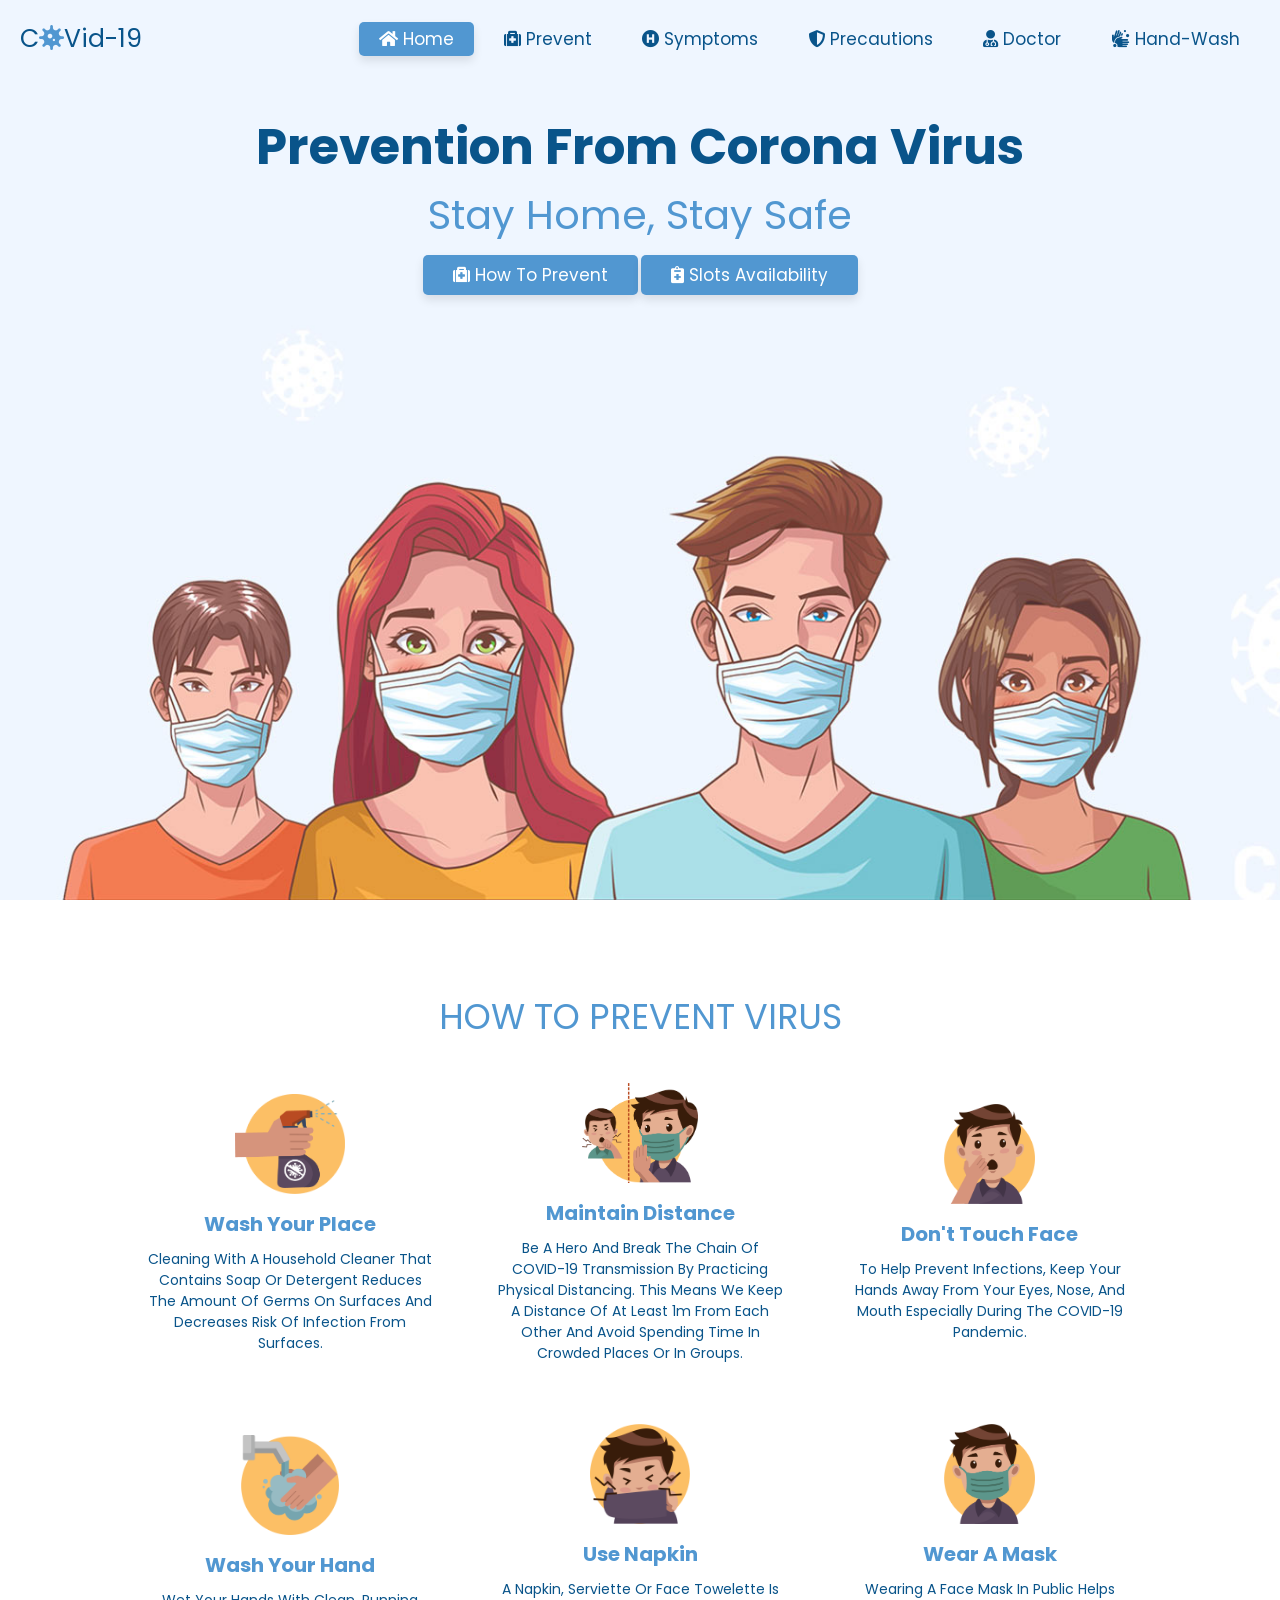
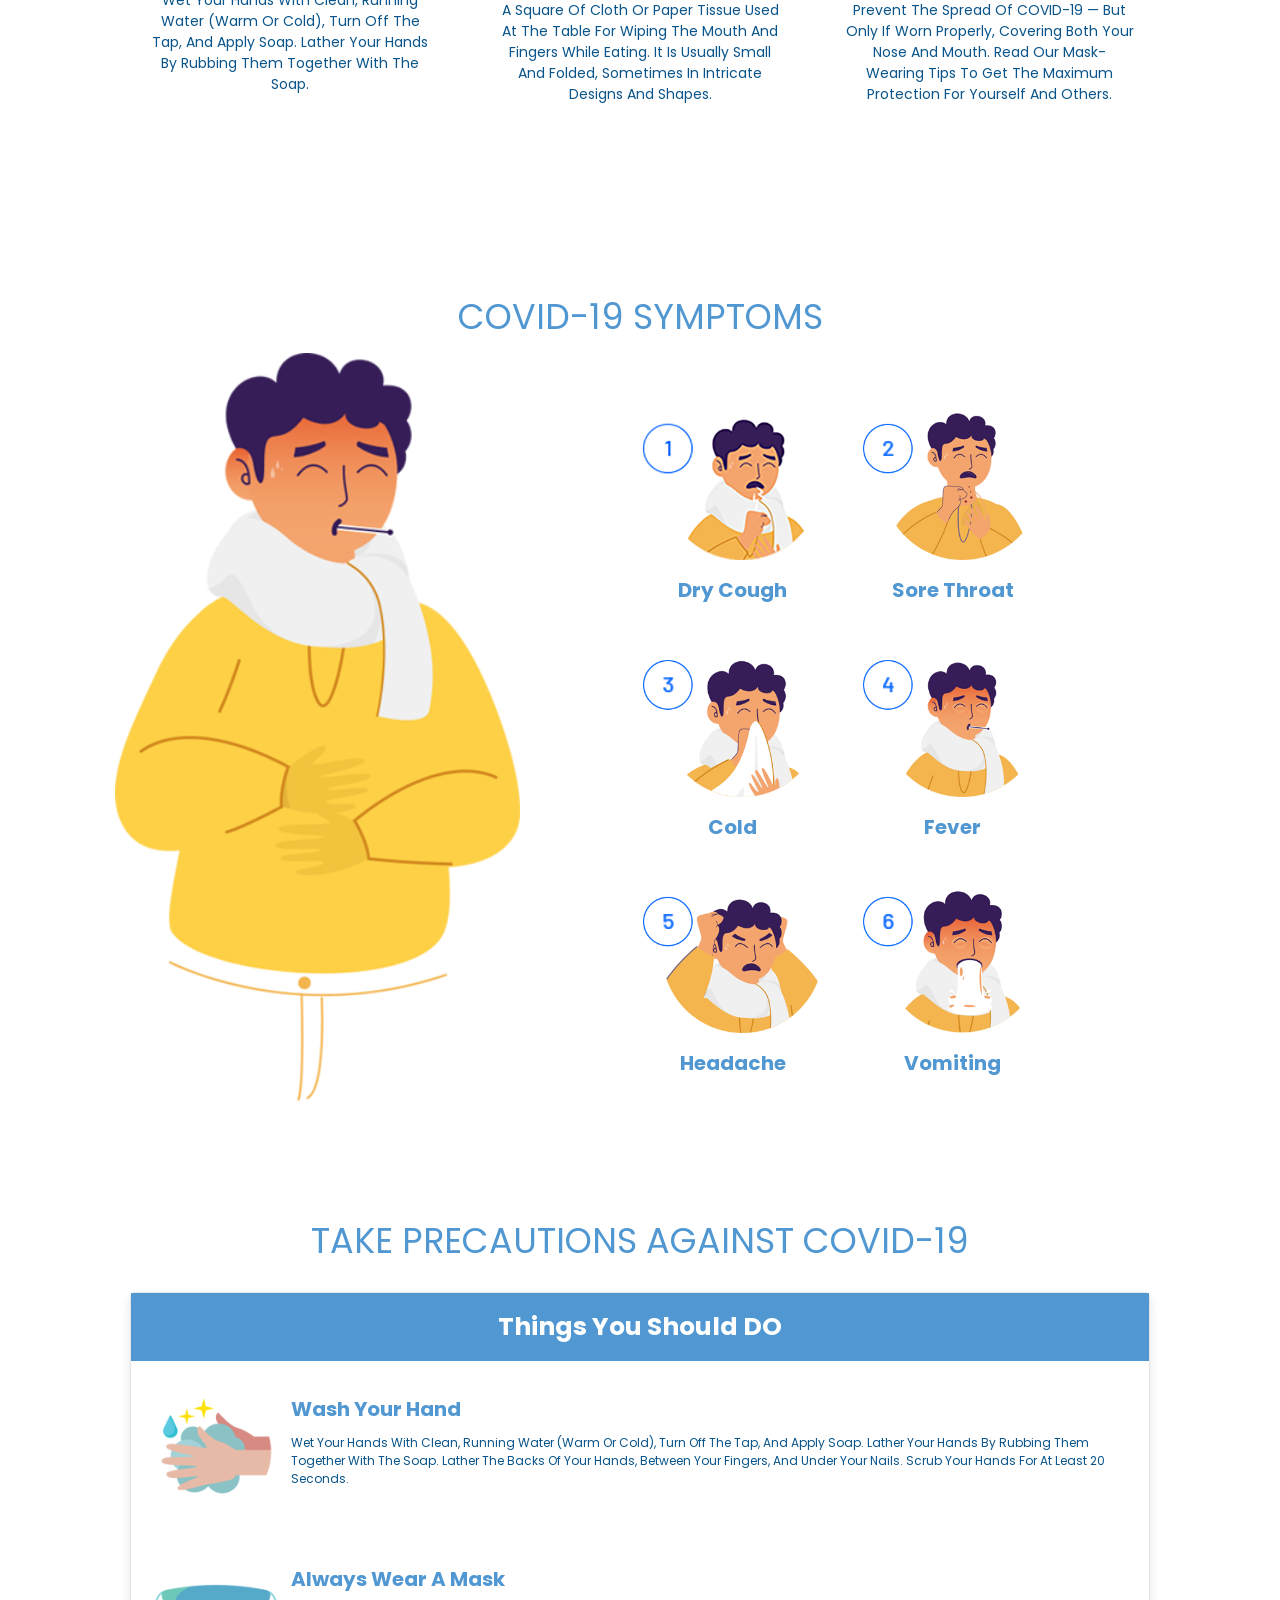
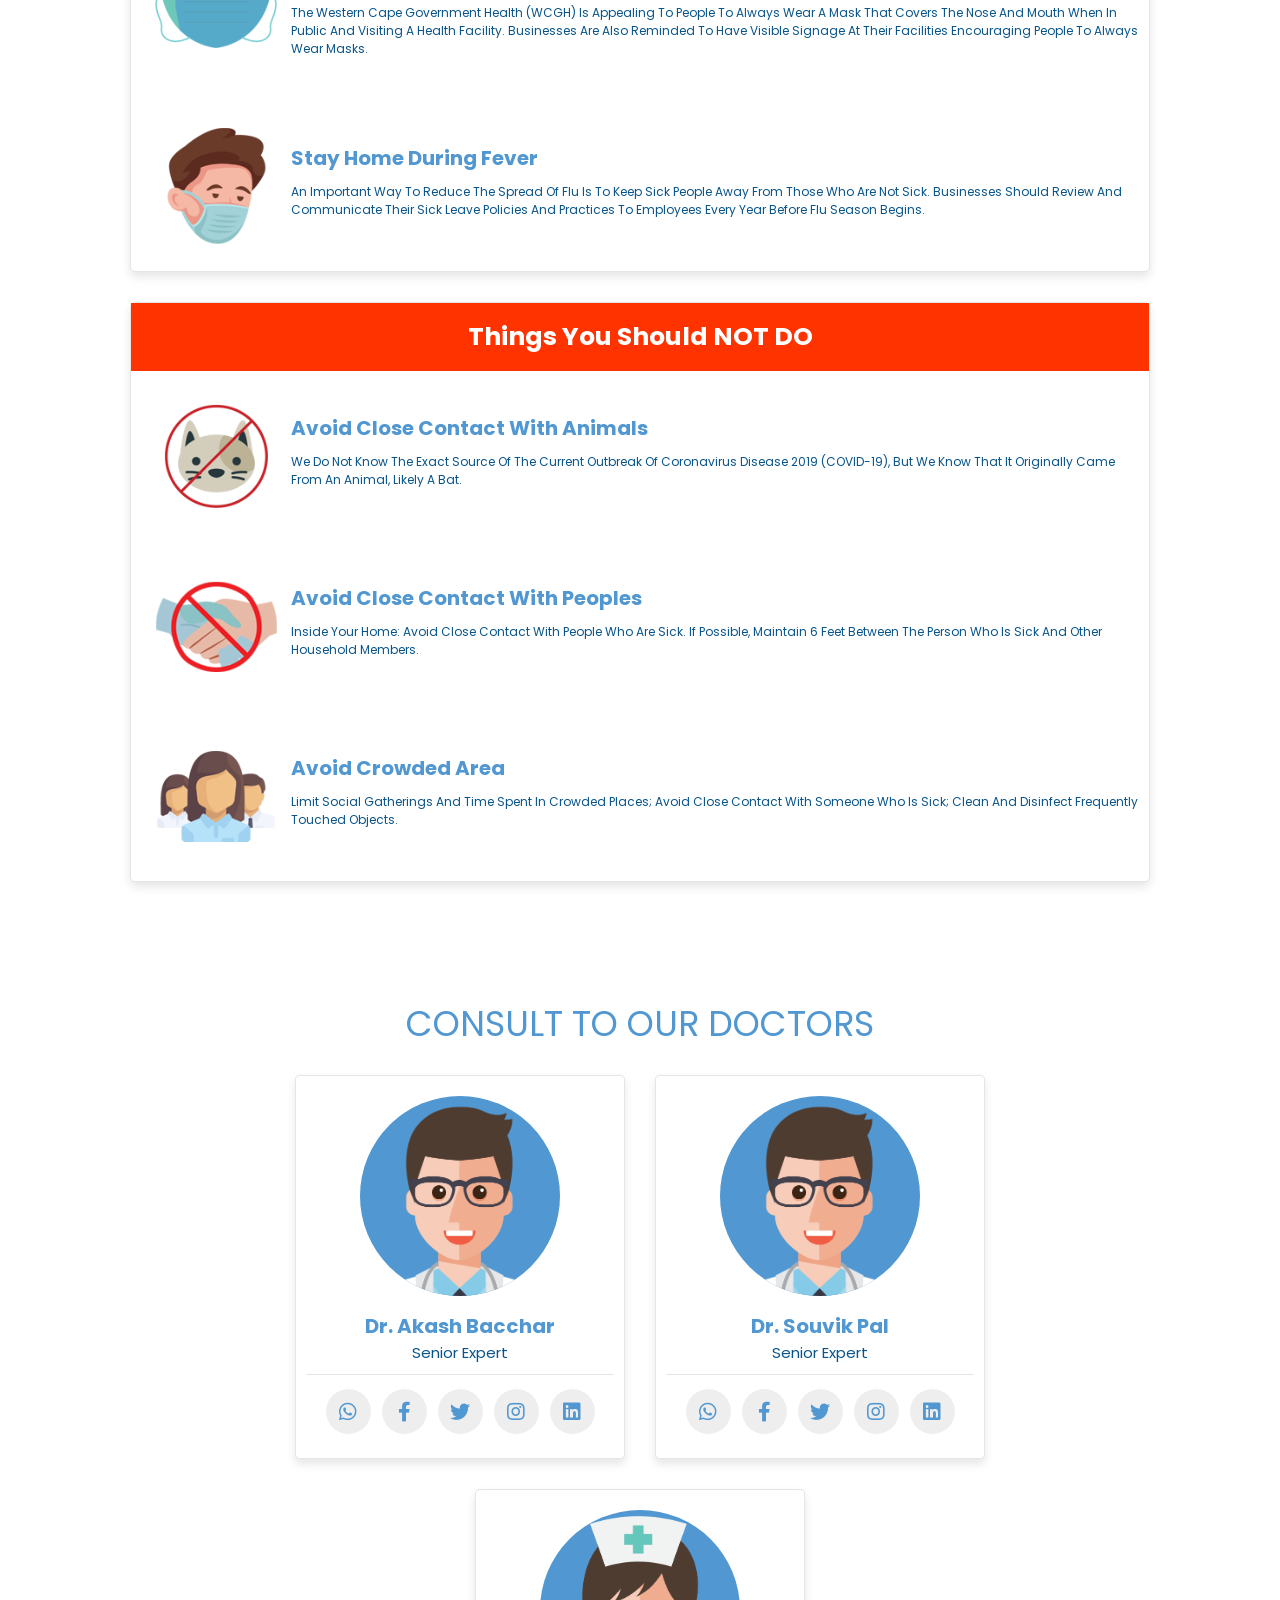
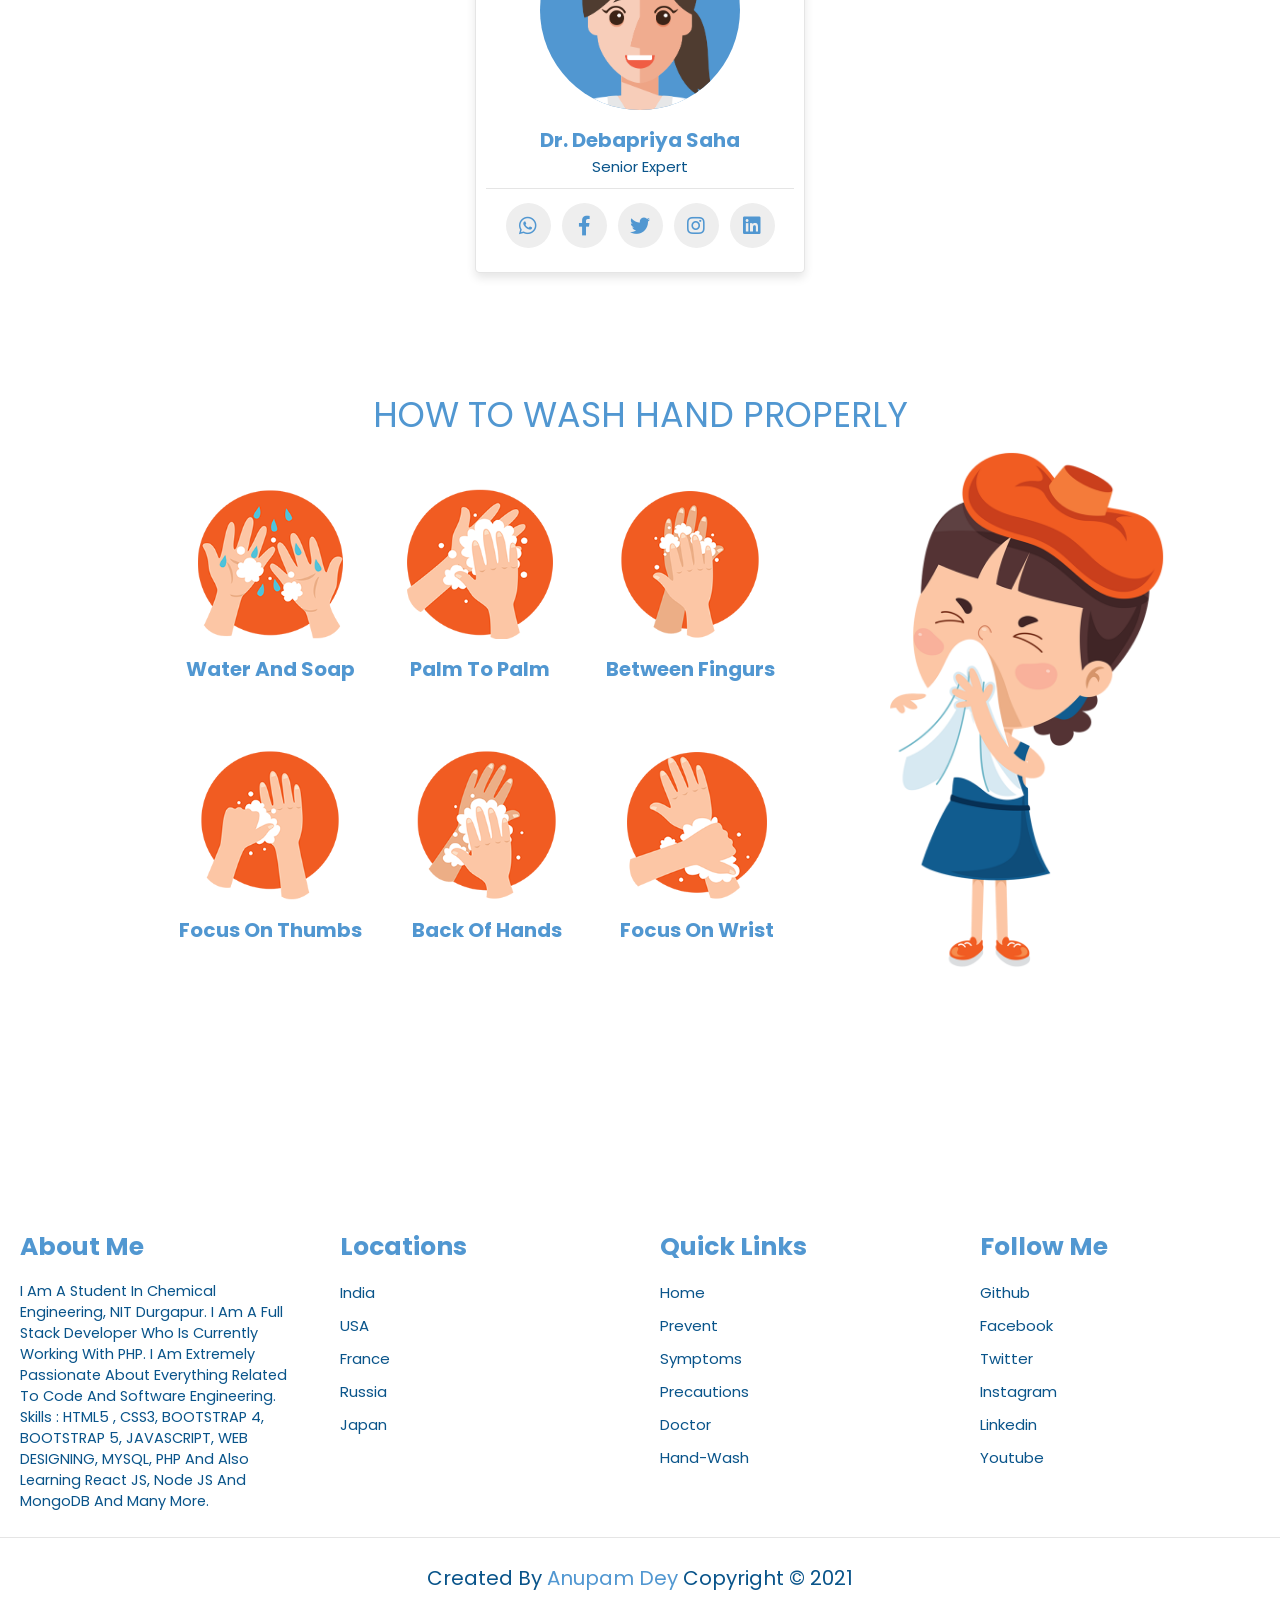
<file: Covid-19 Prevention/index.html>
<!DOCTYPE html>
<html lang="en">

<head>
    <meta charset="UTF-8">
    <meta name="viewport" content="width=device-width, initial-scale=1.0">
    <meta name="description" content="Create Awareness and Prevention">
    <meta name="keywords" content="HTML, CSS, JavaScript, AJAX">
    <meta name="author" content="Anupam Dey">  
    <title>PreCoWin || Covid-19 Prevention</title>
    <link rel="shortcut icon" href="favicon.ico" type="image/x-icon">
    <!-- font awesome cdn link  -->
    <link rel="stylesheet" href="https://cdnjs.cloudflare.com/ajax/libs/font-awesome/5.15.3/css/all.min.css">

    <!-- custom css file link  -->
    <link rel="stylesheet" href="style.css">

</head>

<body>

<!-- loader section start-->

<div class="loader-wrapper">
    <span class="loader"><span class="loader-inner"></span></span>
</div>

<!-- loader section end-->

    <!-- header section starts  -->

    <header>

        <a href="#" class="logo">c<span class="fas fa-virus"></span>vid-19</a>

        <div id="menu" class="fas fa-bars"></div>

        <nav class="navbar">
            <a class="active" href="#home"><i class="fas fa-home"></i> home</a>
            <a href="#prevent"><i class="fas fa-medkit"></i> prevent</a>
            <a href="#symptoms"><i class="fas fa-hospital-symbol"></i> symptoms</a>
            <a href="#precautions"><i class="fas fa-shield-alt"></i> precautions</a>
            <a href="#doctor"><i class="fas fa-user-md"></i> doctor</a>
            <a href="#hand-wash"><i class="fas fa-hands-wash"></i> hand-wash</a>
        </nav>

    </header>

    <!-- header section ends -->

    <!-- home section starts  -->


    <section class="home" id="home">

        <div class="content">
            <h1>Prevention from Corona Virus</h1>
            <h3>stay home, stay safe</h3>
            <a href="https://mygov.in/covid-19" class="btn" target="_blank"><i class="fas fa-medkit"></i> How to Prevent</a>
            <a href="Vaccine/index.html" class="btn"><i class="fas fa-notes-medical"></i> Slots Availability</a>
        </div>

    </section>

    <!-- home section ends -->

    <!-- prevent section starts  -->

    <section class="prevent" id="prevent">

        <h1 class="heading"> how to prevent virus </h1>

        <div class="box-container">

            <div class="box">
                <img src="images/pre-1.png" alt="">
                <h3>wash your place</h3>
                <p>Cleaning with a household cleaner that contains soap or detergent reduces the amount of germs on
                    surfaces and decreases risk of infection from surfaces.</p>
            </div>

            <div class="box">
                <img src="images/pre-2.png" alt="">
                <h3>maintain distance</h3>
                <p>Be a hero and break the chain of COVID-19 transmission by practicing physical distancing.
                    This means we keep a distance of at least 1m from each other and avoid spending time in crowded
                    places or in groups.</p>
            </div>

            <div class="box">
                <img src="images/pre-3.png" alt="">
                <h3>don't touch face</h3>
                <p>To help prevent infections, keep your hands away from your eyes, nose, and mouth especially during
                    the COVID-19 pandemic.</p>
            </div>

            <div class="box">
                <img src="images/pre-4.png" alt="">
                <h3>wash your hand</h3>
                <p>Wet your hands with clean, running water (warm or cold), turn off the tap, and apply soap. Lather
                    your hands by rubbing them together with the soap.</p>
            </div>

            <div class="box">
                <img src="images/pre-5.png" alt="">
                <h3>use napkin</h3>
                <p>A napkin, serviette or face towelette is a square of cloth or paper tissue used at the table for
                    wiping the mouth and fingers while eating. It is usually small and folded, sometimes in intricate
                    designs and shapes.</p>
            </div>

            <div class="box">
                <img src="images/pre-6.png" alt="">
                <h3>wear a mask</h3>
                <p>Wearing a face mask in public helps prevent the spread of COVID-19 — but only if worn properly,
                    covering both your nose and mouth. Read our mask-wearing tips to get the maximum protection for
                    yourself and others.</p>
            </div>

        </div>

    </section>

    <!-- prevent section ends -->

    <!-- symptoms section starts  -->

    <section class="symptoms" id="symptoms">

        <h1 class="heading">covid-19 symptoms</h1>

        <div class="column">

            <div class="main-image">
                <img src="images/main-symp-img.png" alt="">
            </div>

            <div class="box-container">

                <div class="box">
                    <img src="images/symp-a.png" alt="">
                    <h3>dry cough</h3>
                </div>

                <div class="box">
                    <img src="images/symp-b.png" alt="">
                    <h3>sore throat</h3>
                </div>

                <div class="box">
                    <img src="images/symp-c.png" alt="">
                    <h3>cold</h3>
                </div>

                <div class="box">
                    <img src="images/symp-d.png" alt="">
                    <h3>fever</h3>
                </div>

                <div class="box">
                    <img src="images/symp-e.png" alt="">
                    <h3>headache</h3>
                </div>

                <div class="box">
                    <img src="images/symp-f.png" alt="">
                    <h3>vomiting</h3>
                </div>

            </div>

        </div>

    </section>

    <!-- symptoms section ends -->

    <!-- precautions section starts  -->

    <section class="precautions" id="precautions">

        <h1 class="heading">take precautions against covid-19</h1>

        <div class="column">

            <div class="box-container">

                <h3 class="title">things you should DO</h3>

                <div class="box">
                    <img src="images/do-img1.png" alt="">
                    <div class="info">
                        <h3>wash your hand</h3>
                        <p>Wet your hands with clean, running water (warm or cold), turn off the tap, and apply soap.
                            Lather your hands by rubbing them together with the soap. Lather the backs of your hands,
                            between your fingers, and under your nails. Scrub your hands for at least 20 seconds.</p>
                    </div>
                </div>

                <div class="box">
                    <img src="images/do-img2.png" alt="">
                    <div class="info">
                        <h3>always wear a mask</h3>
                        <p>The Western Cape Government Health (WCGH) is appealing to people to always wear a mask that
                            covers the nose and mouth when in public and visiting a health facility. Businesses are also
                            reminded to have visible signage at their facilities encouraging people to always wear
                            masks. </p>
                    </div>
                </div>

                <div class="box">
                    <img src="images/do-img3.png" alt="">
                    <div class="info">
                        <h3>stay home during fever</h3>
                        <p>An important way to reduce the spread of flu is to keep sick people away from those who are
                            not sick. Businesses should review and communicate their sick leave policies and practices
                            to employees every year before flu season begins.</p>
                    </div>
                </div>

            </div>

            <div class="box-container">

                <h3 class="title">things you should NOT DO</h3>

                <div class="box">
                    <img src="images/dont-img1.png" alt="">
                    <div class="info">
                        <h3>avoid close contact with animals</h3>
                        <p>We do not know the exact source of the current outbreak of coronavirus disease 2019
                            (COVID-19), but we know that it originally came from an animal, likely a bat.</p>
                    </div>
                </div>

                <div class="box">
                    <img src="images/dont-img2.png" alt="">
                    <div class="info">
                        <h3>avoid close contact with peoples</h3>
                        <p>Inside your home: Avoid close contact with people who are sick. If possible, maintain 6 feet
                            between the person who is sick and other household members.</p>
                    </div>
                </div>

                <div class="box">
                    <img src="images/dont-img3.png" alt="">
                    <div class="info">
                        <h3>avoid crowded area</h3>
                        <p>Limit social gatherings and time spent in crowded places; Avoid close contact with someone
                            who is sick; Clean and disinfect frequently touched objects. </p>
                    </div>
                </div>

            </div>

        </div>

    </section>

    <!-- precautions section ends -->

    <!-- doctor section start  -->

    <section class="doctor" id="doctor">

        <h1 class="heading">consult to our doctors</h1>

        <div class="box-container">

            <div class="box">
                <img src="images/doc1.png" alt="">
                <h3>Dr. Akash Bacchar</h3>
                <span>Senior Expert</span>
                <div class="share">
                    <a href="#" class="fab fa-whatsapp"></a>
                    <a href="#" class="fab fa-facebook-f"></a>
                    <a href="#" class="fab fa-twitter"></a>
                    <a href="#" class="fab fa-instagram"></a>
                    <a href="#" class="fab fa-linkedin"></a>
                </div>
            </div>

            <div class="box">
                <img src="images/doc1.png" alt="">
                <h3>Dr. Souvik Pal</h3>
                <span>Senior Expert</span>
                <div class="share">
                    <a href="#" class="fab fa-whatsapp"></a>
                    <a href="#" class="fab fa-facebook-f"></a>
                    <a href="#" class="fab fa-twitter"></a>
                    <a href="#" class="fab fa-instagram"></a>
                    <a href="#" class="fab fa-linkedin"></a>
                </div>
            </div>

            <div class="box">
                <img src="images/doc2.png" alt="">
                <h3>Dr. Debapriya Saha</h3>
                <span>Senior Expert</span>
                <div class="share">
                    <a href="#" class="fab fa-whatsapp"></a>
                    <a href="#" class="fab fa-facebook-f"></a>
                    <a href="#" class="fab fa-twitter"></a>
                    <a href="#" class="fab fa-instagram"></a>
                    <a href="#" class="fab fa-linkedin"></a>
                </div>
            </div>

        </div>

    </section>

    <!-- doctor section ends -->

    <!-- hand-wash section starts  -->

    <section class="hand-wash" id="hand-wash">

        <h1 class="heading">how to wash hand properly</h1>

        <div class="column">

            <div class="box-container">

                <div class="box">
                    <img src="images/wash-a.png" alt="">
                    <h3>water and soap</h3>
                </div>

                <div class="box">
                    <img src="images/wash-b.png" alt="">
                    <h3>palm to palm</h3>
                </div>

                <div class="box">
                    <img src="images/wash-c.png" alt="">
                    <h3>Between Fingurs</h3>
                </div>

                <div class="box">
                    <img src="images/wash-d.png" alt="">
                    <h3>Focus on Thumbs</h3>
                </div>

                <div class="box">
                    <img src="images/wash-e.png" alt="">
                    <h3>Back of Hands</h3>
                </div>

                <div class="box">
                    <img src="images/wash-f.png" alt="">
                    <h3>Focus on wrist</h3>
                </div>

            </div>

            <div class="main-image">
                <img src="images/main-wash-img.png" alt="">
            </div>

        </div>

    </section>

    <!-- hand-wash section ends -->

    <!-- footer section starts  -->

    <div class="footer">

        <div class="box-container">

            <div class="box">
                <h3>about me</h3>
                <p>I am a student in Chemical Engineering, NIT Durgapur. I am a Full Stack Developer who is currently
                    working with PHP. I am extremely passionate about everything related to Code and Software
                    Engineering. Skills : HTML5 , CSS3, BOOTSTRAP 4, BOOTSTRAP 5, JAVASCRIPT, WEB DESIGNING, MYSQL, PHP and also
                    learning React JS, Node JS and MongoDB and many more.</p>
            </div>

            <div class="box">
                <h3>locations</h3>
                <a href="https://en.wikipedia.org/wiki/India">india</a>
                <a href="https://en.wikipedia.org/wiki/United_States">USA</a>
                <a href="https://en.wikipedia.org/wiki/France">france</a>
                <a href="https://en.wikipedia.org/wiki/Russia">russia</a>
                <a href="https://en.wikipedia.org/wiki/Japan">japan</a>
            </div>

            <div class="box">
                <h3>quick links</h3>
                <a href="#home">home</a>
                <a href="#prevent">prevent</a>
                <a href="#symptoms">symptoms</a>
                <a href="#precautions">precautions</a>
                <a href="#doctor">doctor</a>
                <a href="#hand-wash">hand-wash</a>
            </div>

            <div class="box">
                <h3>follow me</h3>
                <a href="https://github.com/anupamdey2001" target="_blank">github</a>
                <a href="https://www.facebook.com/anupam.dey.142687/" target="_blank">facebook</a>
                <a href="https://twitter.com/AnupamD29688766" target="_blank">twitter</a>
                <a href="https://www.instagram.com/anupamdey1001/" target="_blank">instagram</a>
                <a href="https://www.linkedin.com/in/anupam-dey-248884202/" target="_blank">linkedin</a>
                <a href="https://www.youtube.com/channel/UCnPxEXyK-UUiX9uQXN6ey6Q" target="_blank">youtube</a>
            </div>

        </div>

        <h1 class="credit"> created by <a href="https://www.anupamdey.com/" target="_blank">Anupam Dey</a> copyright &copy; 2021 </h1>

    </div>

    <!-- footer section ends -->

    <!-- scroll top  -->

    <a href="#home" class="scroll-top">
        <img src="images/scroll-img.png" alt="">
    </a>



    <!-- jquery cdn link  -->
    <script src="https://cdnjs.cloudflare.com/ajax/libs/jquery/3.6.0/jquery.min.js"></script>

    <!-- custom js file link  -->
    <script src="script.js"></script>


</body>

</html>
</file>
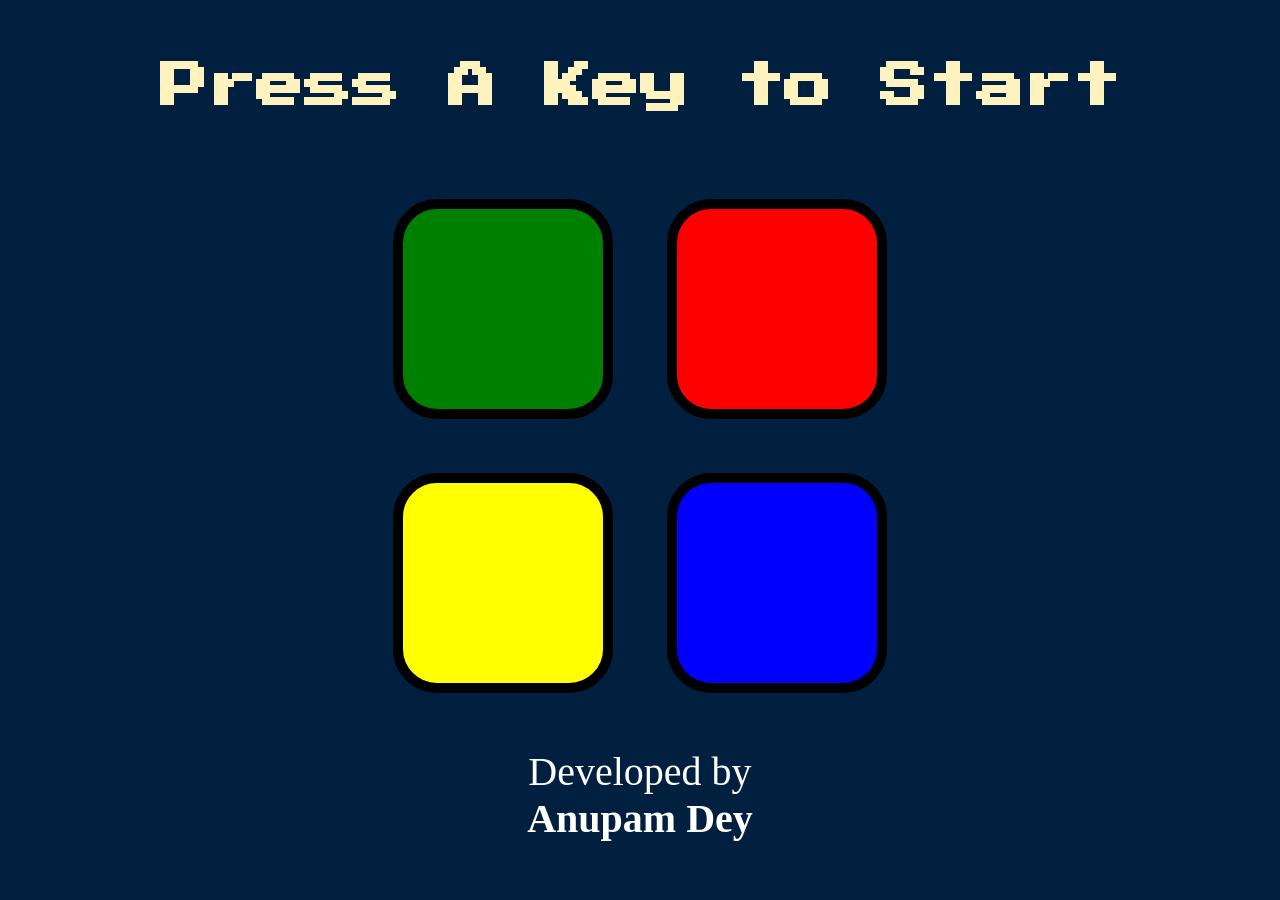
<file: Simon Game/index.html>
<!DOCTYPE html>
<html lang="en" dir="ltr">

<head>
  <meta charset="utf-8">
  <title>Simon</title>
  <link rel="stylesheet" href="styles.css">
  <link rel="shortcut icon" href="favicon.ico" type="image/x-icon">
  <link href="https://fonts.googleapis.com/css?family=Press+Start+2P" rel="stylesheet">
</head>

<body>
  <h1 id="level-title">Press A Key to Start</h1>
  <div class="container">
    <div class="row">

      <div type="button" id="green" class="btn green">

      </div>

      <div type="button" id="red" class="btn red">

      </div>
    </div>

    <div class="row">

      <div type="button" id="yellow" class="btn yellow">

      </div>
      <div type="button" id="blue" class="btn blue">

      </div>

    </div>

  </div>

  <footer>
    <center>
      Developed by <div><strong>Anupam Dey</strong></div>
    </center>
  </footer>


  <script src="https://ajax.googleapis.com/ajax/libs/jquery/3.6.0/jquery.min.js"></script>
  <script src="index.js"></script>
</body>

</html>
</file>
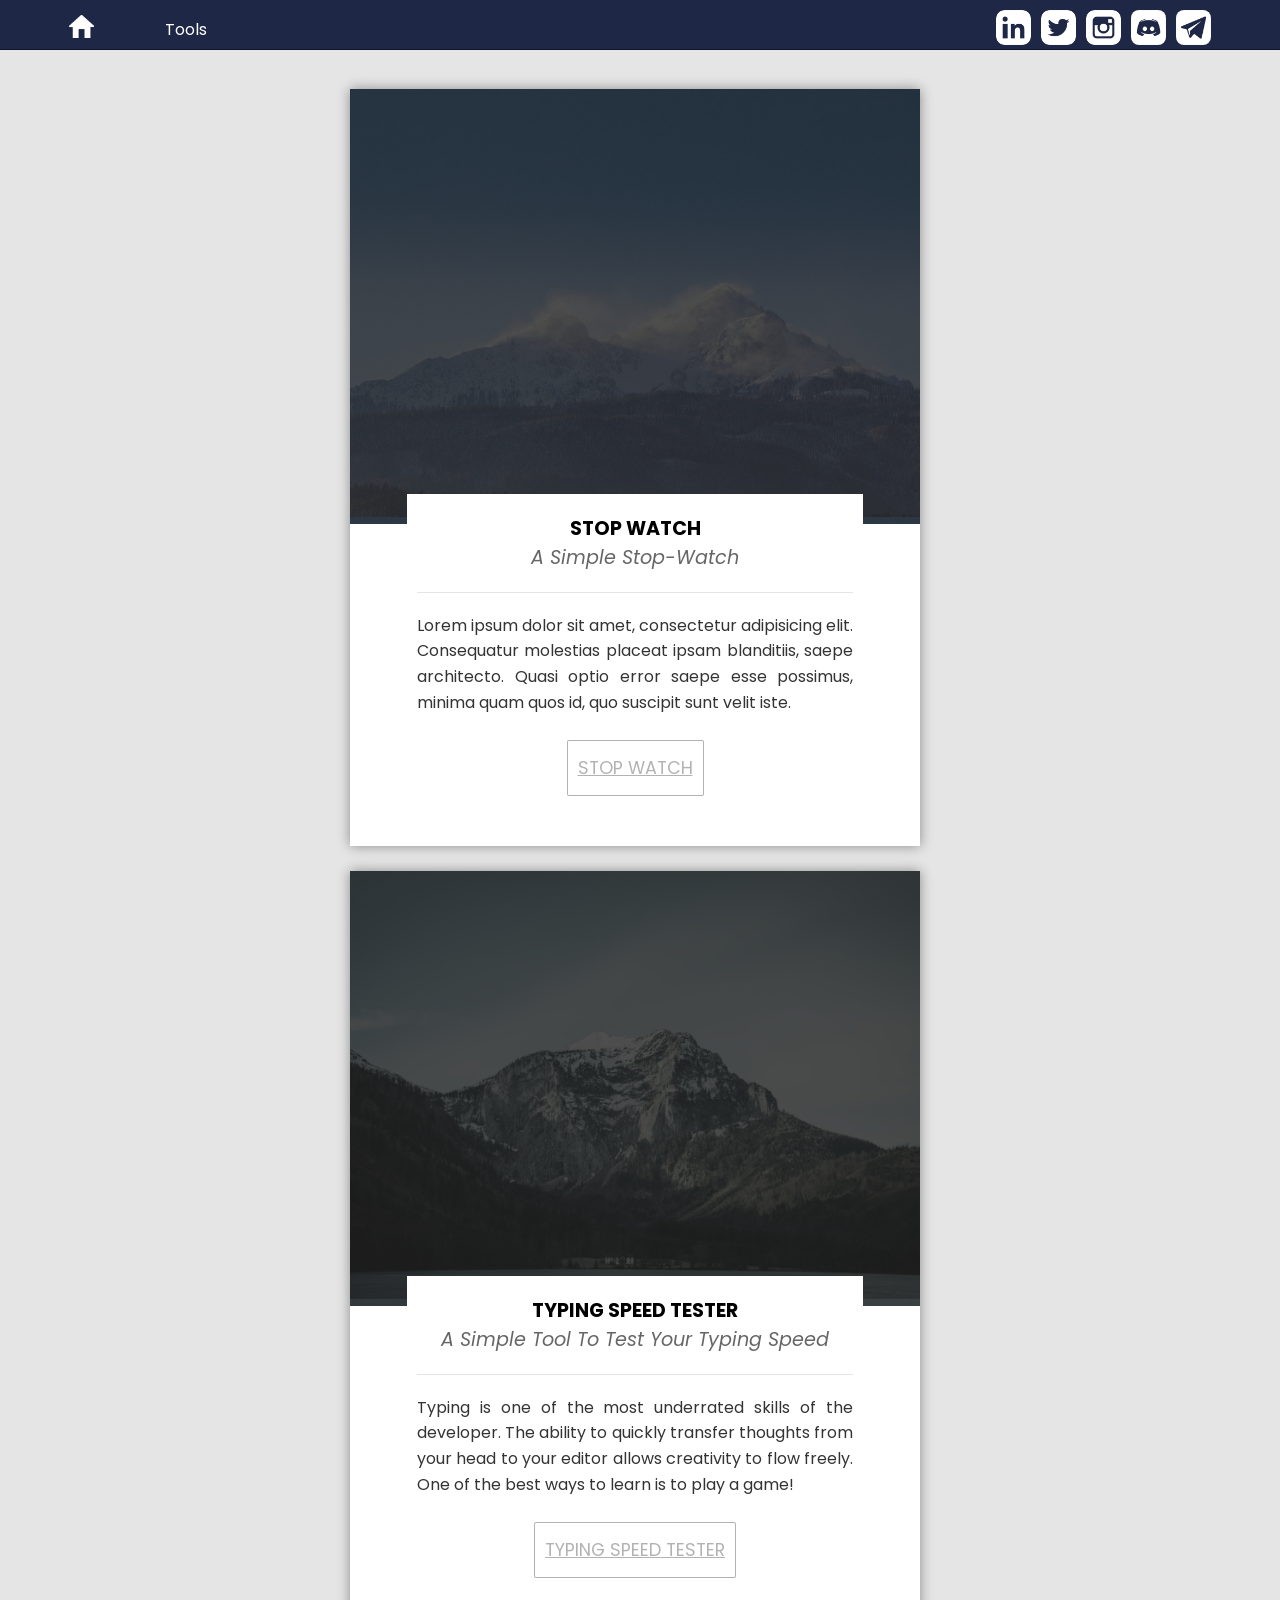
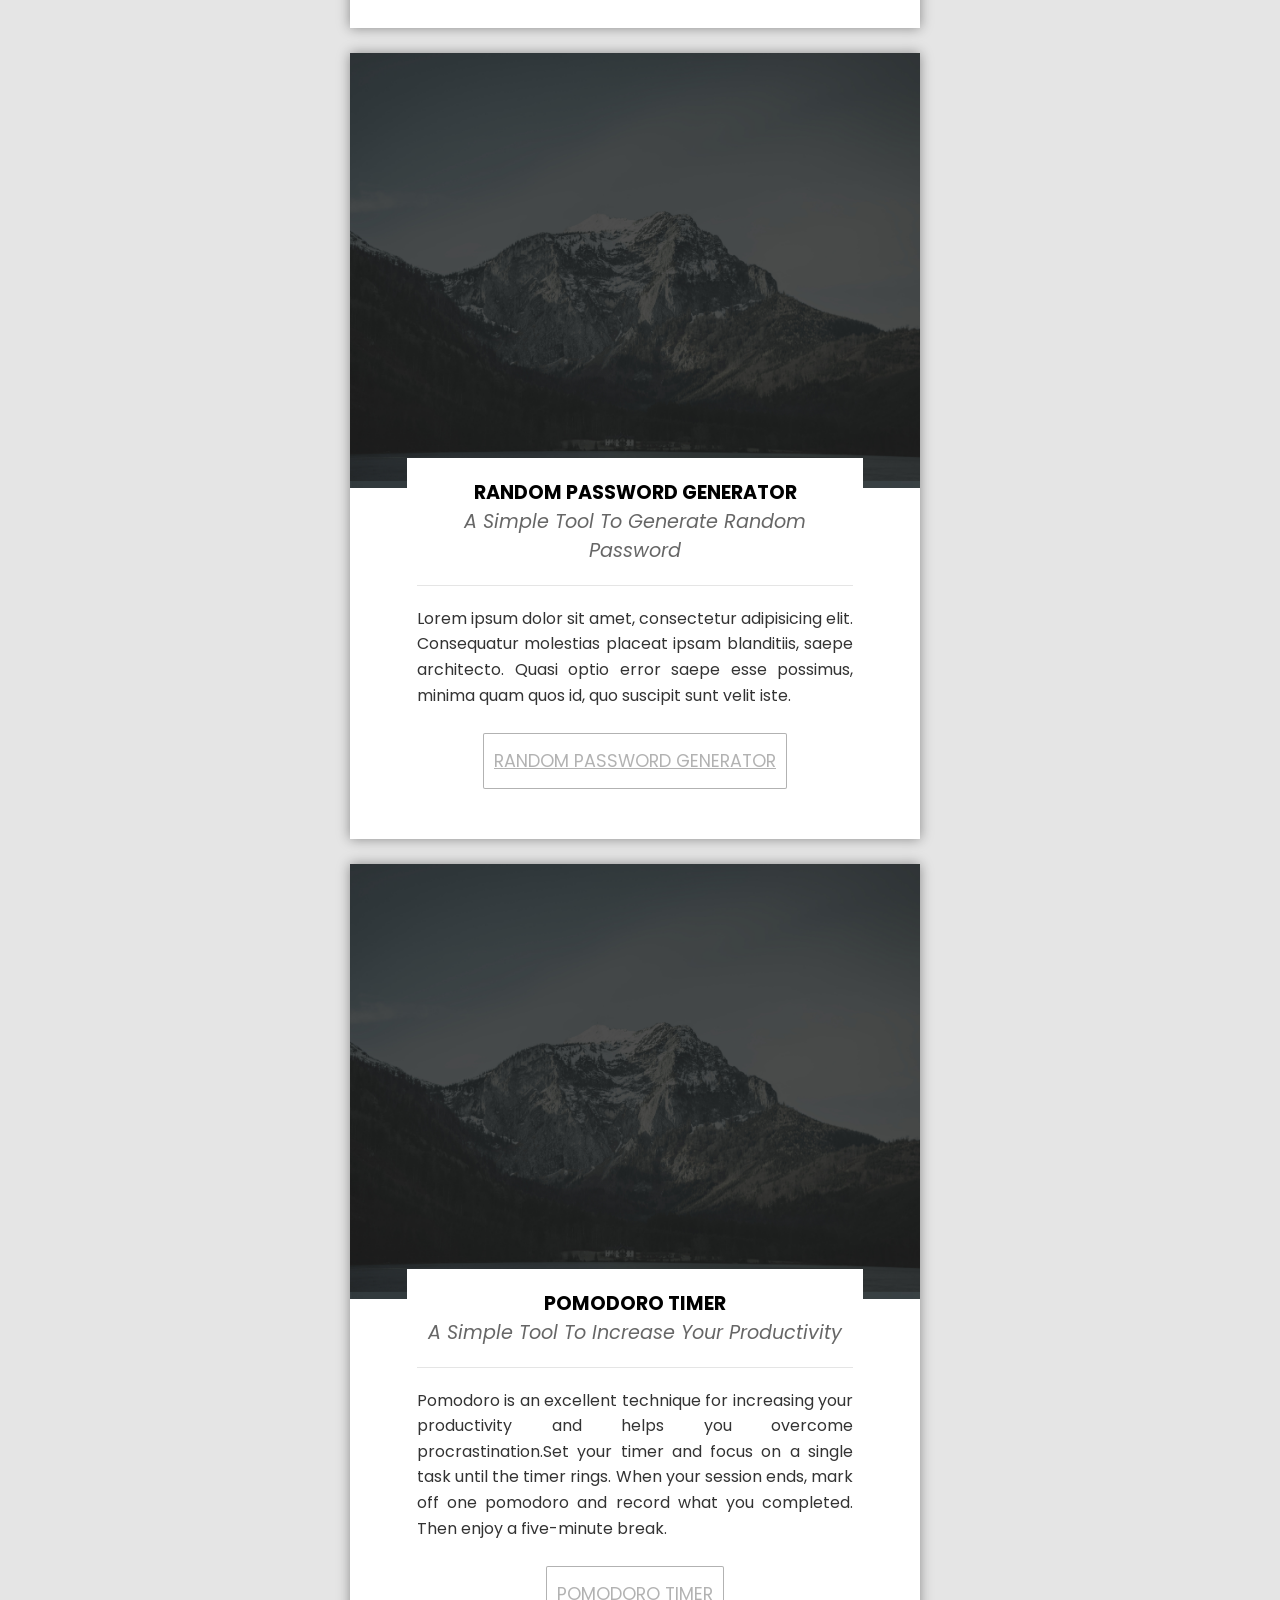
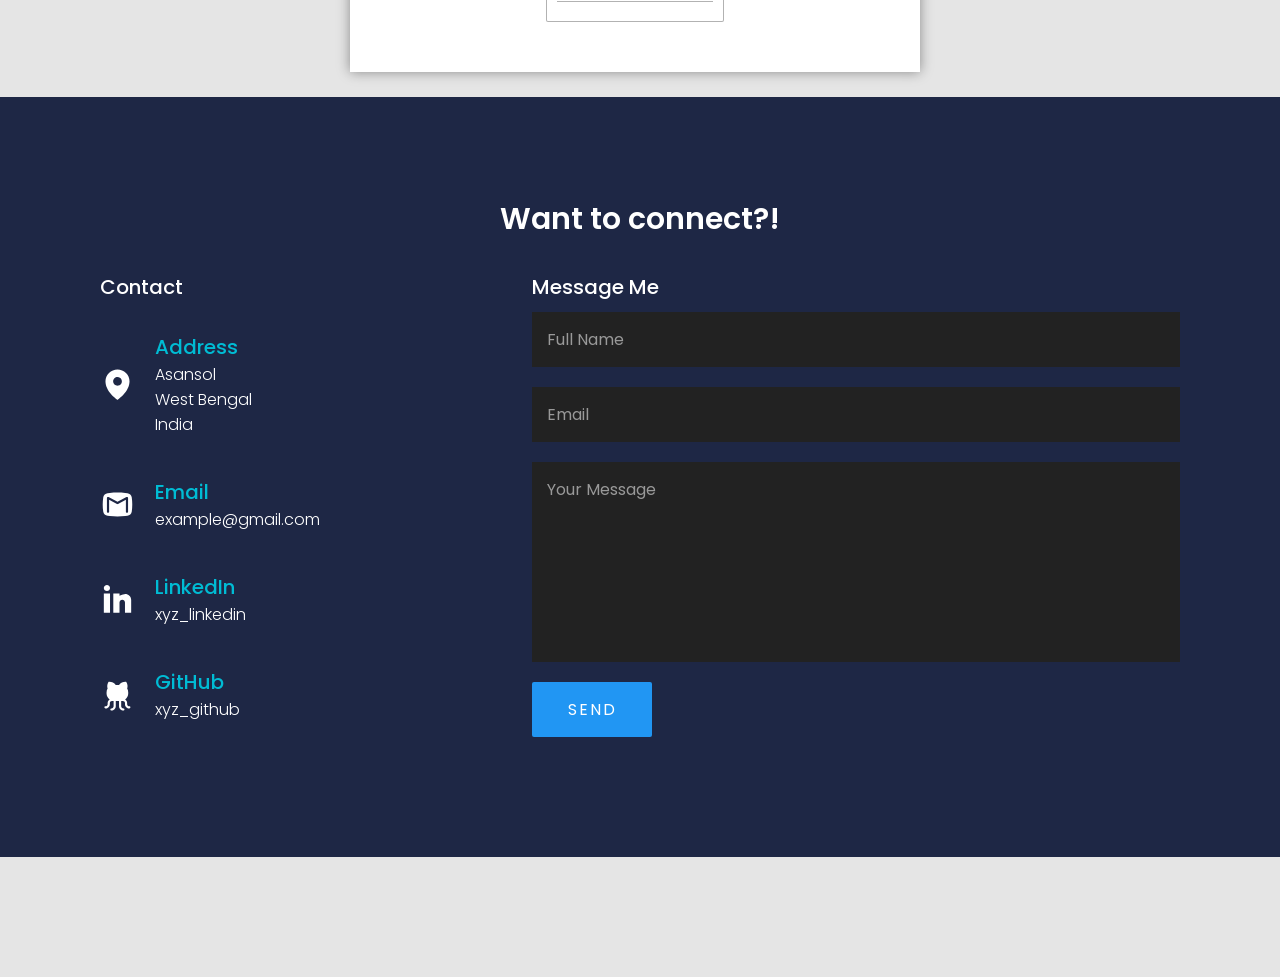
<file: WebTools/index.html>
<!DOCTYPE html>
<html lang="en">

<head>
    <meta charset="UTF-8" />
    <meta name="viewport" content="width=device-width, initial-scale=1.0" />
    <meta http-equiv="X-UA-Compatible" content="ie=edge" />

    <script src="https://code.jquery.com/jquery-3.6.0.js"
        integrity="sha256-H+K7U5CnXl1h5ywQfKtSj8PCmoN9aaq30gDh27Xc0jk=" crossorigin="anonymous"></script>

    <link rel="stylesheet" href="css/index.css" />
    <link rel="stylesheet" href="css/navbar.css" />
    <link rel="stylesheet" href="css/footer.css" />
    <title>HACKOCTOBER 21</title>
</head>

<body>
    <!-- Navbar begin -->
    <header>
        <nav>
            <div class="navbar">
                <div>
                    <a href="index.html"><img class="home-icon" src="images/icons/home.png"></a>
                </div>
                <div class="dropdown">
                    <button class="dropbtn">Tools</button>
                    <div class="dropdown-content">
                        <a href="tools/stopwatch.html">StopWatch</a>
                        <a href="tools/typing-speed-tester.html">Typing speed tester</a>
                        <a href="tools/random-password-generator.html">Random Password Generator</a>
                        <a href="tools/pomodoro.html">Pomodoro Timer</a>
                    </div>
                </div>
                <div class="social-icons">
                    <a href="https://www.linkedin.com/in/dsc-bitd"><img id="icon" class="linkedin"
                            src="images/icons/linkedin.png" onmouseover='hover(this);' onmouseout='unhover(this);'></a>
                    <a href="https://twitter.com/club_bitd"><img id="icon" class="twitter"
                            src="images/icons/twitter.png" onmouseover='hover(this);' onmouseout='unhover(this);'></a>
                    <a href="https://www.instagram.com/dscbitdeoghar"><img id="icon" class="instagram"
                            src="images/icons/instagram.png" onmouseover='hover(this);' onmouseout='unhover(this);'></a>
                    <a href="https://bit.ly/Discord-DSC"><img id="icon" class="discord" src="images/icons/discord.png"
                            onmouseover='hover(this);' onmouseout='unhover(this);'></a>
                    <a href="https://t.me/joinchat/Ql5ukIjDiEcxNmNl"><img id="icon" class="telegram"
                            src="images/icons/telegram.png" onmouseover='hover(this);' onmouseout='unhover(this);'></a>
                </div>
            </div>
        </nav>
    </header>
    <!-- Navbar end -->
    <section class="card-container">

        <div class="card">
            <div class="card__image">
                <img src="images/mountain-2.jpeg" alt="mountain" />
            </div>
            <div class="card__textContent">
                <div class="card__title">
                    <div class="card__title-main">Stop Watch</div>
                    <div class="card__title-sub">A Simple Stop-Watch</div>
                </div>
                <div class="card__content">
                    <p>
                        Lorem ipsum dolor sit amet, consectetur adipisicing
                        elit. Consequatur molestias placeat ipsam
                        blanditiis, saepe architecto. Quasi optio error
                        saepe esse possimus, minima quam quos id, quo
                        suscipit sunt velit iste.
                    </p>
                </div>
                <a href="tools/stopwatch.html" class="card__button button">Stop Watch</a>
            </div>
        </div>

        <div class="card">
            <div class="card__image">
                <img src="images/mountain-3.jpeg" alt="mountain" />
            </div>
            <div class="card__textContent">
                <div class="card__title">
                    <div class="card__title-main">Typing Speed Tester</div>
                    <div class="card__title-sub">
                        A Simple tool to test your typing speed
                    </div>
                </div>
                <div class="card__content">
                    <p>
                        Typing is one of the most underrated skills of the
                        developer. The ability to quickly transfer thoughts
                        from your head to your editor allows creativity to
                        flow freely. One of the best ways to learn is to
                        play a game!
                    </p>
                </div>
                <a href="tools/typing-speed-tester.html" class="card__button button">Typing speed tester</a>
            </div>
        </div>

        <div class="card">
            <div class="card__image">
                <img src="images/mountain-3.jpeg" alt="mountain" />
            </div>
            <div class="card__textContent">
                <div class="card__title">
                    <div class="card__title-main">
                        Random Password Generator
                    </div>
                    <div class="card__title-sub">
                        A Simple tool to Generate random password
                    </div>
                </div>
                <div class="card__content">
                    <p>
                        Lorem ipsum dolor sit amet, consectetur adipisicing
                        elit. Consequatur molestias placeat ipsam
                        blanditiis, saepe architecto. Quasi optio error
                        saepe esse possimus, minima quam quos id, quo
                        suscipit sunt velit iste.
                    </p>
                </div>
                <a href="tools/random-password-generator.html" class="card__button button">Random Password Generator</a>
            </div>
        </div>
        <div class="card">
            <div class="card__image">
                <img src="images/mountain-3.jpeg" alt="mountain" />
            </div>
            <div class="card__textContent">
                <div class="card__title">
                    <div class="card__title-main">Pomodoro Timer</div>
                    <div class="card__title-sub">
                        A Simple tool to increase your productivity
                    </div>
                </div>
                <div class="card__content">
                    <p>
                        Pomodoro is an excellent technique for increasing your productivity and helps you overcome
                        procrastination.Set your timer and focus on a single task until the timer rings. When your
                        session ends, mark off one pomodoro and record what you completed. Then enjoy a five-minute
                        break.
                    </p>
                </div>
                <a href="tools/pomodoro.html" class="card__button button">Pomodoro Timer</a>
            </div>
        </div>


    </section>

    <!-- footer begin -->
    <section class="contact" id="contact">
        <div class="heading white">
            <h2>Want to connect?!</h2>
        </div>
        <div class="content">
            <div class="contactInfo">
                <h3>Contact</h3>


                <div class="contactInfoBx">
                    <div class="box">
                        <img src="images/Map.svg" class="map">
                        <div class="text">
                            <h3>Address</h3>
                            <p>Asansol<br>West Bengal<br>India</p>
                        </div>
                    </div>


                    <div class="box">
                        <img src="images/icons/Gmail.svg" class="mail">
                        <div class="text">
                            <h3>Email</h3>
                            <p>example@gmail.com</p>
                        </div>
                    </div>

                    <div class="box">
                        <img src="images/Linkedin.svg" class="linkedin">
                        <div class="text">
                            <h3>LinkedIn</h3>
                            <p>xyz_linkedin</p>
                        </div>
                    </div>

                    <div class="box">
                        <img src="images/icons/GithubLogo.svg" class="git">
                        <div class="text">
                            <h3>GitHub</h3>
                            <p>xyz_github</p>
                        </div>
                    </div>

                </div>
            </div>
            <div class="formBx">
                <form>
                    <h3>Message Me</h3>
                    <input type="text" name="" placeholder="Full Name">
                    <input type="email" name="" placeholder="Email">
                    <textarea placeholder="Your Message"></textarea>
                    <input type="submit" value="Send" name="">
                </form>
            </div>
        </div>
    </section>
    <!-- footer end -->

    <script src="js/navbar.js"></script>
    <script src="js/index.js"></script>

</body>

</html>
</file>
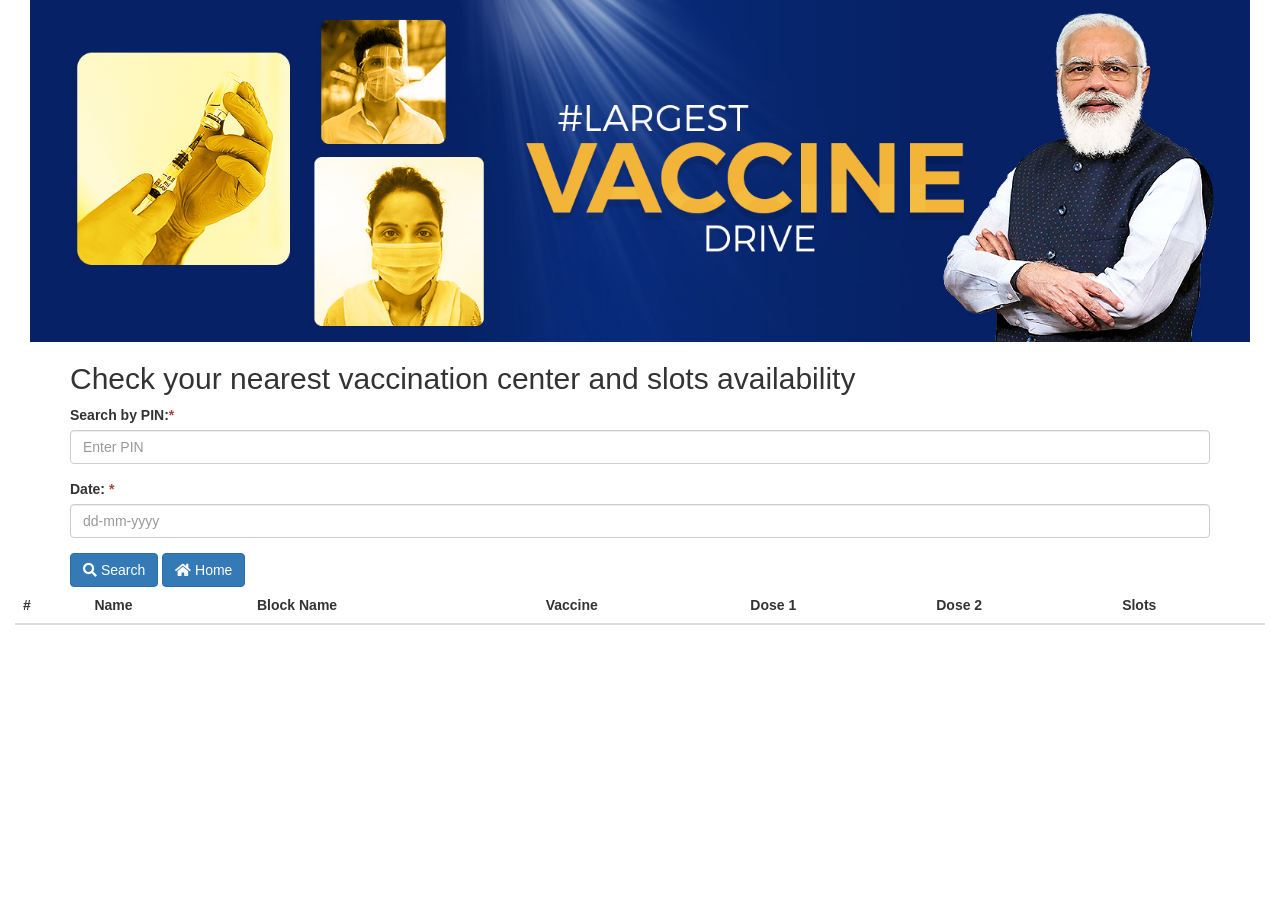
<file: Covid-19 Prevention/Vaccine/index.html>
<!DOCTYPE html>
<html lang="en">

<head>
  <meta charset="UTF-8">
  <meta http-equiv="X-UA-Compatible" content="IE=edge">
  <meta name="viewport" content="width=device-width, initial-scale=1.0">
  <link rel="shortcut icon" href="favicon.ico" type="image/x-icon">
  <!-- font awesome cdn link  -->
  <link rel="stylesheet" href="https://cdnjs.cloudflare.com/ajax/libs/font-awesome/5.15.3/css/all.min.css">
  <link rel="stylesheet" href="https://maxcdn.bootstrapcdn.com/bootstrap/3.4.1/css/bootstrap.min.css">
  <link rel="stylesheet" href="style.css">
  <title>Covid-19 Vaccine</title>
</head>

<body>

<!-- loader section start-->

<div class="loader-wrapper">
  <span class="loader"><span class="loader-inner"></span></span>
</div>

<!-- loader section end-->


  <div class="container-fluid">
    <div class="col-sm-12">
      <img src="images/largest-vaccine-banner.jpg" alt="largest-vaccine-banner.jpg" class="img1" height="" width="">
    </div>
  </div>
  <div class="container">
    <h2>Check your nearest vaccination center and slots availability</h2>
    <form action="action_page.php" method="post">
      <div class="form-group">
        <label for="pin">Search by PIN:<Span class="text-danger">*</Span></label>
        <input type="number" class="form-control" id="pin" maxlength="6" minlength="6" placeholder="Enter PIN"
          name="pin" required>
      </div>
      <div class="form-group">
        <label for="date">Date: <Span class="text-danger">*</Span> </label>
        <input type="text" class="form-control" id="date" name="date" placeholder="dd-mm-yyyy" required>
      </div>
      <button type="button" id="searchBtn" class="btn btn-primary"><i class="fas fa-search"></i> Search</button>
      <a href="../index.html" class="btn btn-primary"><i class="fas fa-home"></i> Home</a>
    </form>
  </div>
  <div class="container-fluid">
    <table class="table" id="sessions">
      <thead class="thead-dark">
        <tr>
          <th scope="col">#</th>
          <th scope="col">Name</th>
          <th scope="col">Block Name</th>
          <th scope="col">Vaccine</th>
          <th scope="col">Dose 1</th>
          <th scope="col">Dose 2</th>
          <th scope="col">Slots</th>
        </tr>
      </thead>
      <tbody id="sessions">

      </tbody>
    </table>
  </div>

  <script src="https://ajax.googleapis.com/ajax/libs/jquery/3.5.1/jquery.min.js"></script>
  <script src="https://maxcdn.bootstrapcdn.com/bootstrap/3.4.1/js/bootstrap.min.js"></script>
  <script src="main.js"></script>
</body>

</html>
</file>
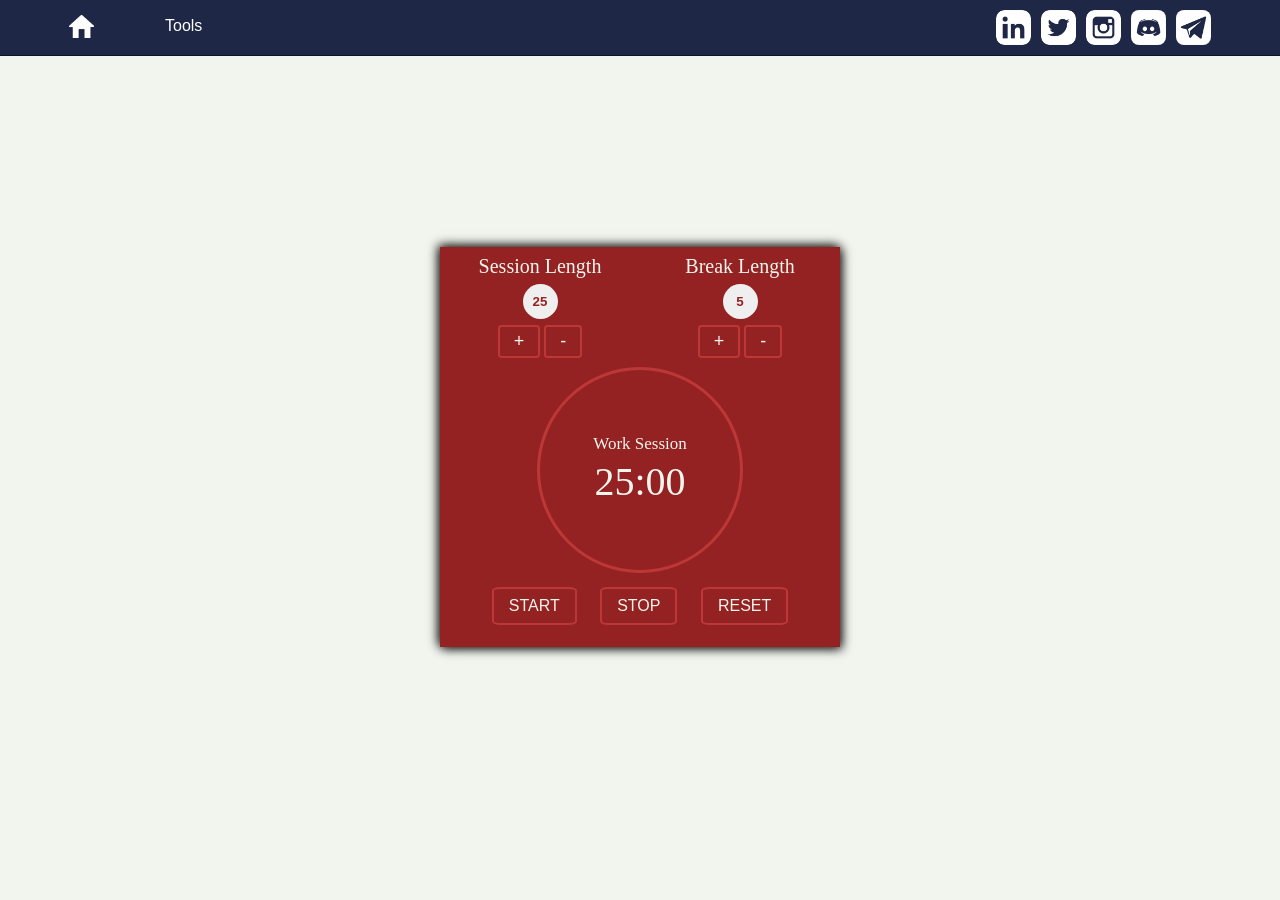
<file: WebTools/tools/pomodoro.html>
<!DOCTYPE html>
<html lang="en">
<head>
    <meta charset="UTF-8">
    <meta http-equiv="X-UA-Compatible" content="IE=edge">
    <meta name="viewport" content="width=device-width, initial-scale=1.0">

    <title>Pomodoro Timer</title>

    <script src="https://code.jquery.com/jquery-3.6.0.js" integrity="sha256-H+K7U5CnXl1h5ywQfKtSj8PCmoN9aaq30gDh27Xc0jk=" crossorigin="anonymous"></script>

    <link rel="stylesheet" href="../css/pomodoro.css">
    <link rel="stylesheet" href="../css/navbar.css">

</head>
<body>
    <!-- Navbar begin -->
	<header>
		<nav>
			<div class="navbar">
				<div>
					<a href="../index.html"><img class="home-icon" src="images/icons/home.png"></a>
				</div>
					<div class="dropdown">
						<button class="dropbtn">Tools</button>
					    <div class="dropdown-content">
						<a href="calculator.html">Calculator</a>
						<a href="stopwatch.html">StopWatch</a>
						<a href="typing-speed-tester.html">Typing speed tester</a>
						<a href="random-password-generator.html">Random Password Generator</a>
						<a href="pomodoro.html">Pomodoro Timer</a>
				    </div>
			    </div>
				<div class="social-icons">
					<a href="https://www.linkedin.com/in/dsc-bitd"><img id="icon" class="linkedin" src="images/icons/linkedin.png" onmouseover='hover(this);' onmouseout='unhover(this);'></a>
                    <a href="https://twitter.com/club_bitd"><img id="icon" class="twitter" src="images/icons/twitter.png" onmouseover='hover(this);' onmouseout='unhover(this);'></a>
                    <a href="https://www.instagram.com/dscbitdeoghar"><img id="icon" class="instagram" src="images/icons/instagram.png" onmouseover='hover(this);' onmouseout='unhover(this);'></a>
                    <a href="https://bit.ly/Discord-DSC"><img id="icon" class="discord" src="images/icons/discord.png" onmouseover='hover(this);' onmouseout='unhover(this);'></a>
                    <a href="https://t.me/joinchat/Ql5ukIjDiEcxNmNl"><img id="icon" class="telegram" src="images/icons/telegram.png" onmouseover='hover(this);' onmouseout='unhover(this);'></a>
				</div>
			</div>
		</nav>
	</header>
	<!-- Navbar end -->
    <div class="bdy">
    <div class="main-ui">
        <div class="session-break-length">
            <div class="session-length">
                <div class="session-break-h">Session Length</div>
                <div class="session-break-b">
                    <button type="button" id="sessionLength">25</button>
                </div>
                <div class="change-buttons">
                   <button type="button" class="ssr" id="add-session">+</button>
                   <button type="button" class="ssr" id="sub-session" >-</button>
                </div>
            </div>
            <div class="break-length">
                <div class="session-break-h">Break Length</div>
                <div class="session-break-b">
                    <button type="button" id="breakLength">5</button>
                </div>
                <div class="change-buttons">
                   <button type="button" class="ssr" id="add-break">+</button>
                   <button type="button" class="ssr" id="sub-break">-</button>
                </div>
            </div>
        </div>
        <div class="pomodoro">
            <div class="timer">
              <div class="session">Work Session</div>
              <div class="clock">25:00</div>
            </div>
        </div>
        <div class="important-btns">
            <button type="button" class="ssr start">START</button>
            <button type="button" class="ssr stop">STOP</button>
            <button type="button" class="ssr reset">RESET</button>
        </div>
    </div>
    </div>

    <!-- JS -->
    <script src="../js/navbar.js"></script>
    <script src="../js/pomodoro.js"></script>
</body>
</html>
</file>
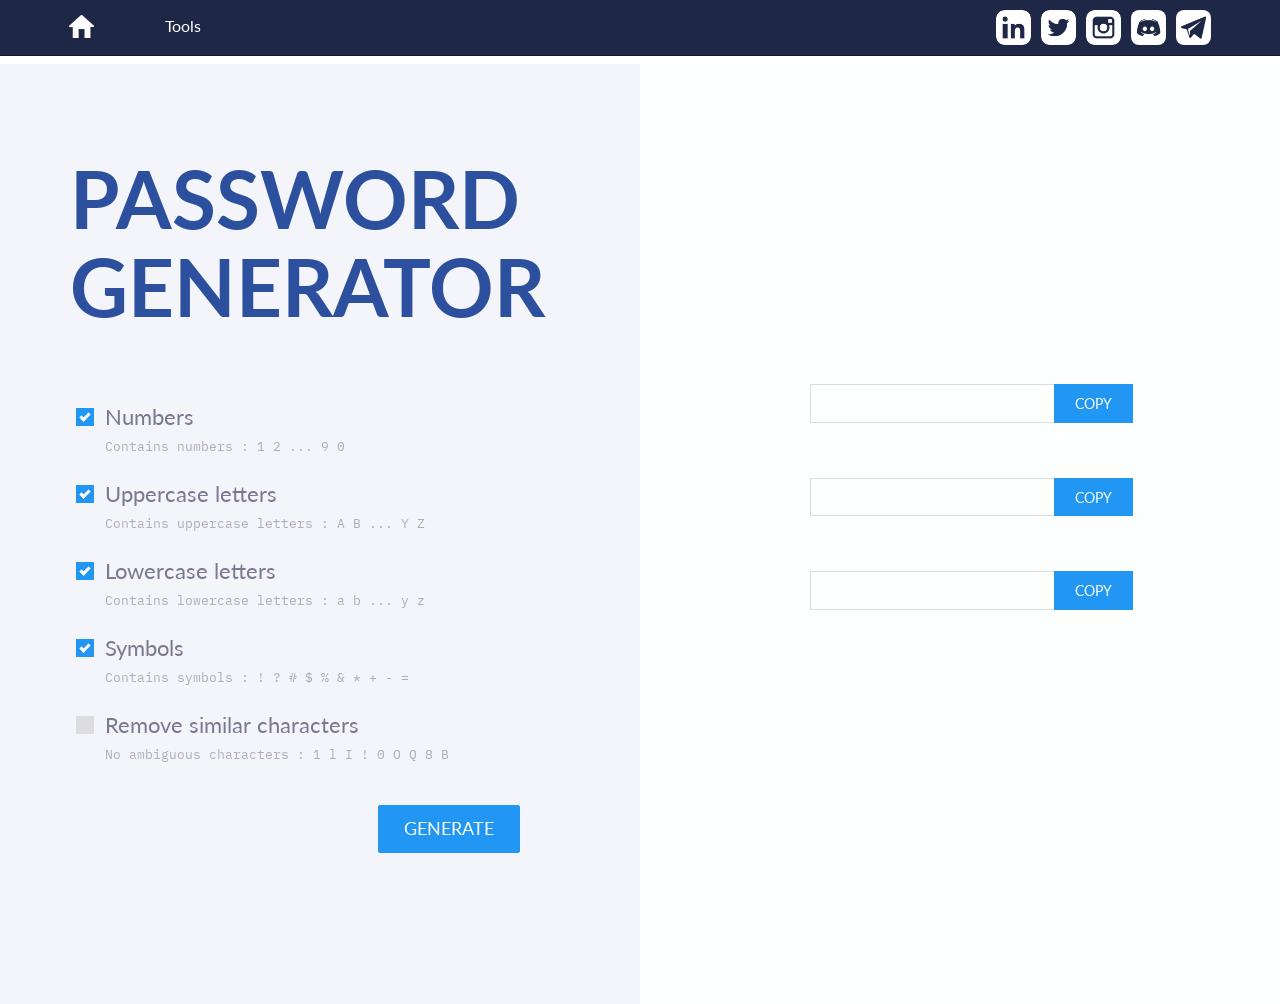
<file: WebTools/tools/random-password-generator.html>
<!DOCTYPE html>
<html>
    <head>
        <title>Calculator</title>

        <script src="https://code.jquery.com/jquery-3.6.0.js" integrity="sha256-H+K7U5CnXl1h5ywQfKtSj8PCmoN9aaq30gDh27Xc0jk=" crossorigin="anonymous"></script>

        <link rel="stylesheet" href="../css/password.css" />
        <link rel="stylesheet" href="../css/navbar.css" />
    </head>

    <body>
        <!-- Navbar begin -->
        <header>
            <nav>
                <div class="navbar">
                    <div>
                        <a href="../index.html"><img class="home-icon" src="images/icons/home.png"></a>
                    </div>
                        <div class="dropdown">
                            <button class="dropbtn">Tools</button>
                            <div class="dropdown-content">
                            <a href="calculator.html">Calculator</a>
                            <a href="stopwatch.html">StopWatch</a>
                            <a href="typing-speed-tester.html">Typing speed tester</a>
                            <a href="random-password-generator.html">Random Password Generator</a>
                            <a href="pomodoro.html">Pomodoro Timer</a>
                        </div>
                    </div>
                    <div class="social-icons">
                        <a href="https://www.linkedin.com/in/dsc-bitd"><img id="icon" class="linkedin" src="images/icons/linkedin.png" onmouseover='hover(this);' onmouseout='unhover(this);'></a>
                        <a href="https://twitter.com/club_bitd"><img id="icon" class="twitter" src="images/icons/twitter.png" onmouseover='hover(this);' onmouseout='unhover(this);'></a>
                        <a href="https://www.instagram.com/dscbitdeoghar"><img id="icon" class="instagram" src="images/icons/instagram.png" onmouseover='hover(this);' onmouseout='unhover(this);'></a>
                        <a href="https://bit.ly/Discord-DSC"><img id="icon" class="discord" src="images/icons/discord.png" onmouseover='hover(this);' onmouseout='unhover(this);'></a>
                        <a href="https://t.me/joinchat/Ql5ukIjDiEcxNmNl"><img id="icon" class="telegram" src="images/icons/telegram.png" onmouseover='hover(this);' onmouseout='unhover(this);'></a>
                    </div>
                </div>
            </nav>
        </header>
        <!-- Navbar end -->
        <section>
            <div id="page" class="flex-container wrap">
                <div class="flex-side">
                    <div class="center-content">
                        <h1>Password Generator</h1>
                    </div>

                    <div class="center-content form">
                        <label class="container"
                            >Numbers
                            <input
                                type="checkbox"
                                id="numbers"
                                checked="checked"
                            />
                            <span class="checkmark"></span>
                        </label>
                        <label class="tip"
                            >Contains numbers : 1 2 ... 9 0</label
                        >

                        <label class="container"
                            >Uppercase letters
                            <input
                                type="checkbox"
                                id="uppercases"
                                checked="checked"
                            />
                            <span class="checkmark"></span>
                        </label>
                        <label class="tip"
                            >Contains uppercase letters : A B ... Y Z</label
                        >

                        <label class="container"
                            >Lowercase letters
                            <input
                                type="checkbox"
                                id="lowercases"
                                checked="checked"
                            />
                            <span class="checkmark"></span>
                        </label>
                        <label class="tip"
                            >Contains lowercase letters : a b ... y z</label
                        >

                        <label class="container"
                            >Symbols
                            <input
                                type="checkbox"
                                id="symbols"
                                checked="checked"
                            />
                            <span class="checkmark"></span>
                        </label>
                        <label class="tip"
                            >Contains symbols : ! ? # $ % & * + - =</label
                        >

                        <label class="container"
                            >Remove similar characters
                            <input type="checkbox" id="similars" />
                            <span class="checkmark"></span>
                        </label>
                        <label class="tip"
                            >No ambiguous characters : 1 l I ! 0 O Q 8 B</label
                        >

                        <div>
                            <button id="submit-btn" class="btn submit-btn">
                                Generate
                            </button>
                        </div>
                    </div>
                </div>

                <div class="flex-side result">
                    <div class="center-results">
                        <div class="flex-container password-result">
                            <input
                                type="text"
                                id="password-1"
                                name="password-1"
                                spellcheck="false"
                            />
                            <button
                                class="btn copy-btn no-wrap"
                                onclick="copyPassword('password-1')"
                            >
                                Copy
                            </button>
                        </div>

                        <div class="flex-container password-result">
                            <input
                                type="text"
                                id="password-2"
                                name="password-2"
                                spellcheck="false"
                            />
                            <button
                                class="btn copy-btn no-wrap"
                                onclick="copyPassword('password-2')"
                            >
                                Copy
                            </button>
                        </div>

                        <div class="flex-container password-result">
                            <input
                                type="text"
                                id="password-3"
                                name="password-3"
                                spellcheck="false"
                            />
                            <button
                                class="btn copy-btn no-wrap"
                                onclick="copyPassword('password-3')"
                            >
                                Copy
                            </button>
                        </div>
                    </div>
                </div>
            </div>
        </section>

        <!-- JS -->
        <script src="../js/navbar.js"></script>
        <script src="../js/password-generator.js"></script>
    </body>
</html>
</file>
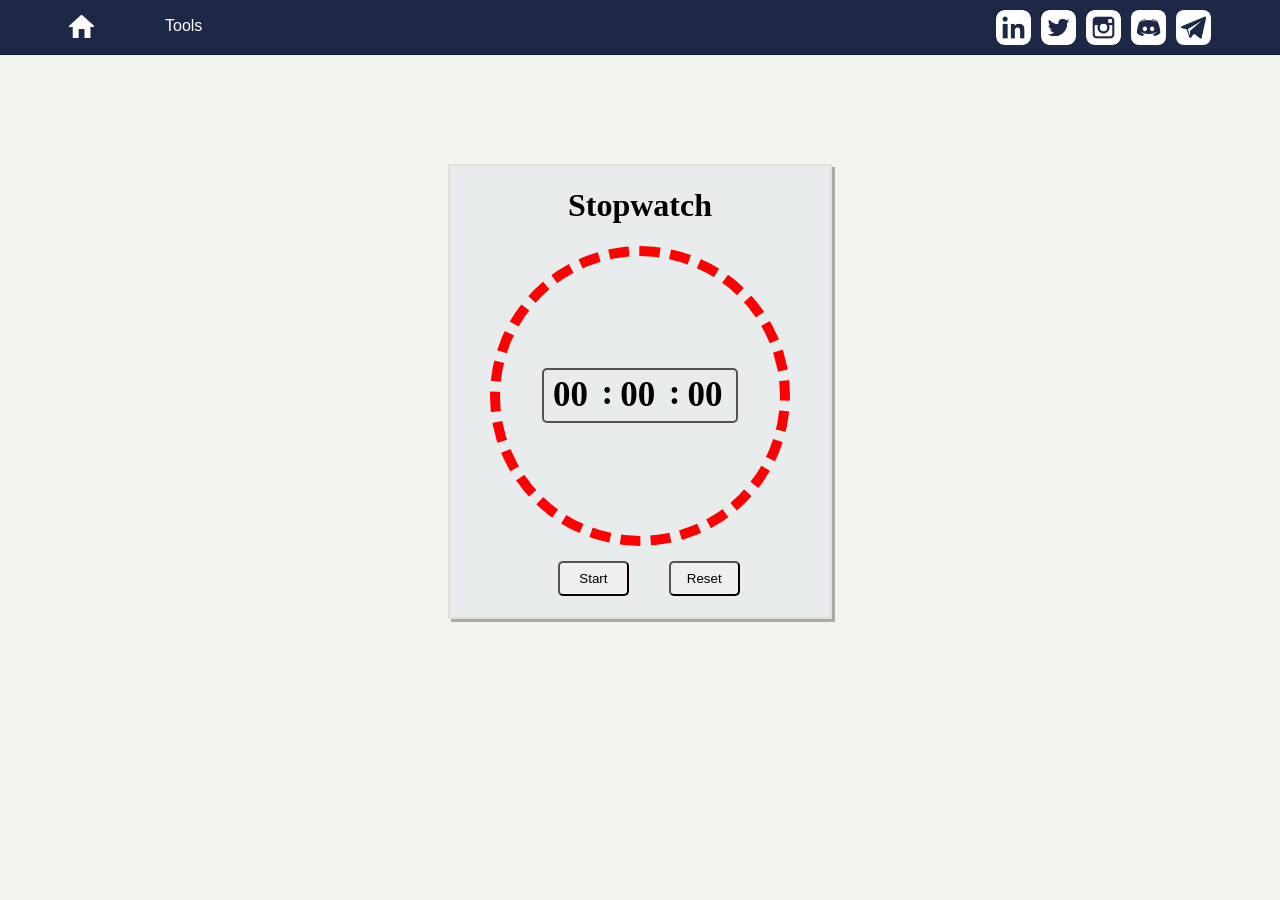
<file: WebTools/tools/stopwatch.html>
<!DOCTYPE html>
<html>
	<head>
		<title>Stopwatch</title>

		<script src="https://code.jquery.com/jquery-3.6.0.js" integrity="sha256-H+K7U5CnXl1h5ywQfKtSj8PCmoN9aaq30gDh27Xc0jk=" crossorigin="anonymous"></script>
		
		<link rel="stylesheet" href="../css/stopwatch.css">
		<link rel="stylesheet" href="../css/navbar.css">
		</head>
		<body>
			<!-- Navbar begin -->
			<header>
				<nav>
						<div class="navbar">
								<div>
										<a href="../index.html"><img class="home-icon" src="images/icons/home.png"></a>
								</div>
								<div class="dropdown">
										<button class="dropbtn">Tools</button>
										<div class="dropdown-content">
												<a href="calculator.html">Calculator</a>
												<a href="stopwatch.html">StopWatch</a>
												<a href="typing-speed-tester.html">Typing speed tester</a>
												<a href="random-password-generator.html">Random Password Generator</a>
												<a href="pomodoro.html">Pomodoro Timer</a>
										</div>
								</div>
								<div class="social-icons">
									<a href="https://www.linkedin.com/in/dsc-bitd"><img id="icon" class="linkedin" src="images/icons/linkedin.png" onmouseover='hover(this);' onmouseout='unhover(this);'></a>
									<a href="https://twitter.com/club_bitd"><img id="icon" class="twitter" src="images/icons/twitter.png" onmouseover='hover(this);' onmouseout='unhover(this);'></a>
									<a href="https://www.instagram.com/dscbitdeoghar"><img id="icon" class="instagram" src="images/icons/instagram.png" onmouseover='hover(this);' onmouseout='unhover(this);'></a>
									<a href="https://bit.ly/Discord-DSC"><img id="icon" class="discord" src="images/icons/discord.png" onmouseover='hover(this);' onmouseout='unhover(this);'></a>
									<a href="https://t.me/joinchat/Ql5ukIjDiEcxNmNl"><img id="icon" class="telegram" src="images/icons/telegram.png" onmouseover='hover(this);' onmouseout='unhover(this);'></a>
								</div>
						</div>
				</nav>
		</header>
		<!-- Navbar end -->
			<div class="outer-div">
				<h1>Stopwatch</h1>
				<div id="circle-div">
					<div id="three-display">
						<div id="minute-counter-box">
							<span id="minute">00</span>
						</div>
						<div id="colon">:</div>
						<div id="second-counter-box">
							<span id="second">00</span>
						</div>
						<div id="colon">:</div>
						<div id="milli-counter-box">
							<span id="milli">00</span>
						</div>
					</div>
				</div>
				<div id="div-btns">
					<button class="btn" onclick="main();">Start</button>
					<button class="btn" onclick="reset();">Reset</button>
				</div>
			</div>
		</div>

		<!-- JS -->
		<script src="../js/navbar.js"></script>
		<script src="../js/stopwatch.js"></script>
	</body>
</html>
</file>
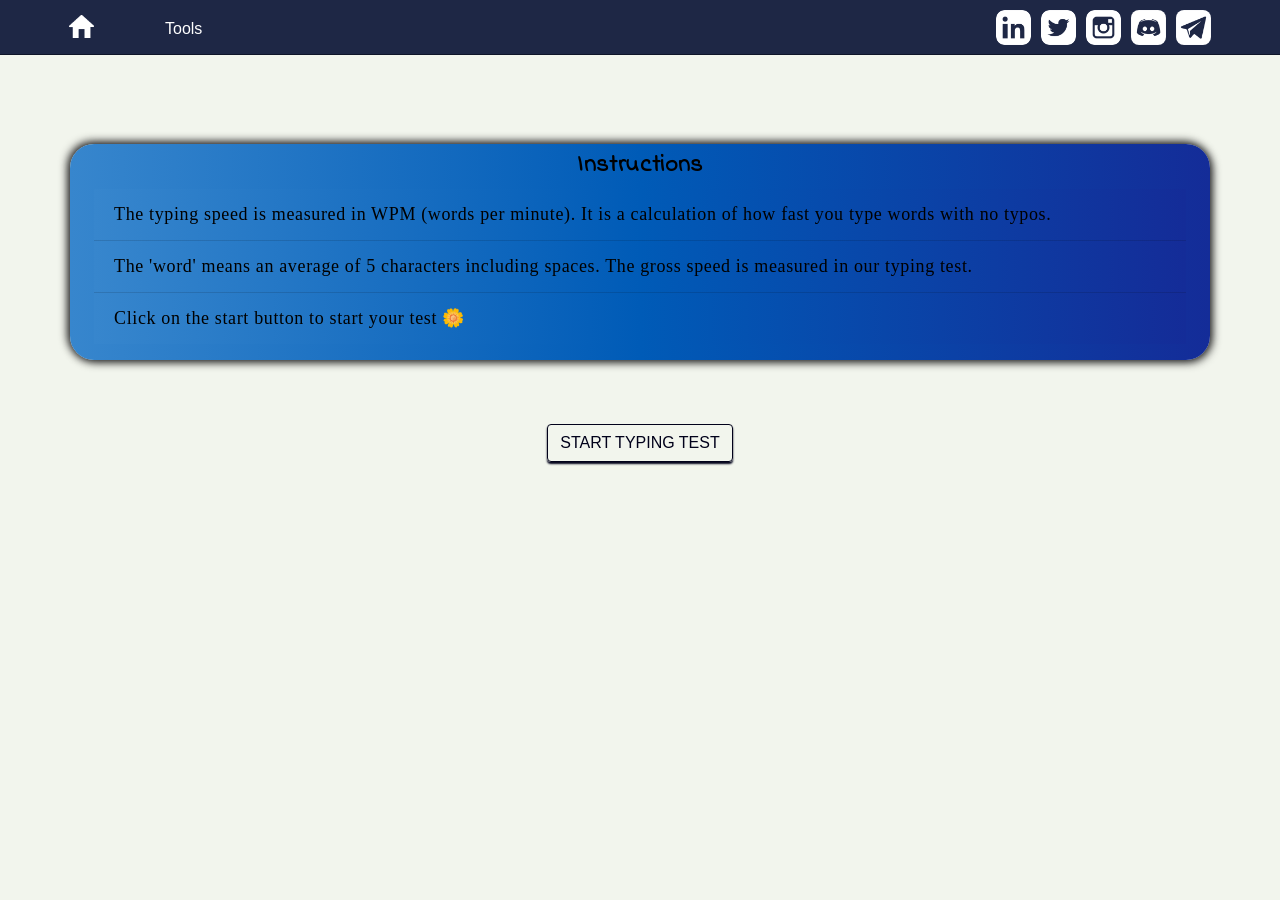
<file: WebTools/tools/typing-speed-tester.html>
<!DOCTYPE html>
<html lang="en">
<head>
    <meta charset="UTF-8">
    <meta http-equiv="X-UA-Compatible" content="IE=edge">
    <meta name="viewport" content="width=device-width, initial-scale=1.0">
    <!-- jQuery -->
    <script src="https://code.jquery.com/jquery-3.6.0.js" integrity="sha256-H+K7U5CnXl1h5ywQfKtSj8PCmoN9aaq30gDh27Xc0jk=" crossorigin="anonymous"></script>
    <!-- Bootstrap -->
    <link rel="stylesheet" href="https://maxcdn.bootstrapcdn.com/bootstrap/4.5.2/css/bootstrap.min.css">
    <script src="https://ajax.googleapis.com/ajax/libs/jquery/3.5.1/jquery.min.js"></script>
    <script src="https://cdnjs.cloudflare.com/ajax/libs/popper.js/1.16.0/umd/popper.min.js"></script>
    <script src="https://maxcdn.bootstrapcdn.com/bootstrap/4.5.2/js/bootstrap.min.js"></script>
    <!-- Icons -->
    <link rel="stylesheet" href="https://use.fontawesome.com/releases/v5.7.0/css/all.css" integrity="sha384-lZN37f5QGtY3VHgisS14W3ExzMWZxybE1SJSEsQp9S+oqd12jhcu+A56Ebc1zFSJ" crossorigin="anonymous">
    <!-- font-family: 'Prompt', sans-serif; -->
    <link rel="preconnect" href="https://fonts.googleapis.com">
    <link rel="preconnect" href="https://fonts.gstatic.com" crossorigin>
    <link href="https://fonts.googleapis.com/css2?family=Prompt&display=swap" rel="stylesheet">
     <!--font-family: 'Indie Flower', cursive;  -->
    <link rel="preconnect" href="https://fonts.googleapis.com">
    <link rel="preconnect" href="https://fonts.gstatic.com" crossorigin>
    <link href="https://fonts.googleapis.com/css2?family=Indie+Flower&display=swap" rel="stylesheet">
     <!-- font-family: 'Pacifico', cursive; -->
    <link rel="preconnect" href="https://fonts.googleapis.com">
    <link rel="preconnect" href="https://fonts.gstatic.com" crossorigin>
    <link href="https://fonts.googleapis.com/css2?family=Pacifico&display=swap" rel="stylesheet"> 
    <link rel="preconnect" href="https://fonts.googleapis.com">
    <link rel="preconnect" href="https://fonts.gstatic.com" crossorigin>
    <link href="https://fonts.googleapis.com/css2?family=Bree+Serif&display=swap" rel="stylesheet">
    <!-- CSS -->
    <link rel="stylesheet" href="../css/typing-speed-tester.css">
    <link rel="stylesheet" href="../css/navbar.css">
    <title>Typing Speed Game</title>
</head>
<body>
    <!-- Navbar begin -->
	<header>
		<nav>
			<div class="navbarr">
				<div>
					<a href="../index.html"><img class="home-icon" src="images/icons/home.png"></a>
				</div>
					<div class="dropdownn">
						<button class="dropbtn">Tools</button>
					    <div class="dropdown-content">
						<a href="calculator.html">Calculator</a>
						<a href="stopwatch.html">StopWatch</a>
						<a id="tst" href="typing-speed-tester.html">Typing speed tester</a>
						<a href="random-password-generator.html">Random Password Generator</a>
						<a href="pomodoro.html">Pomodoro Timer</a>
				    </div>
			    </div>
				<div class="social-icons">
					<a href="https://www.linkedin.com/in/dsc-bitd"><img id="icon" class="linkedin" src="images/icons/linkedin.png" onmouseover='hover(this);' onmouseout='unhover(this);'></a>
                    <a href="https://twitter.com/club_bitd"><img id="icon" class="twitter" src="images/icons/twitter.png" onmouseover='hover(this);' onmouseout='unhover(this);'></a>
                    <a href="https://www.instagram.com/dscbitdeoghar"><img id="icon" class="instagram" src="images/icons/instagram.png" onmouseover='hover(this);' onmouseout='unhover(this);'></a>
                    <a href="https://bit.ly/Discord-DSC"><img id="icon" class="discord" src="images/icons/discord.png" onmouseover='hover(this);' onmouseout='unhover(this);'></a>
                    <a href="https://t.me/joinchat/Ql5ukIjDiEcxNmNl"><img id="icon" class="telegram" src="images/icons/telegram.png" onmouseover='hover(this);' onmouseout='unhover(this);'></a>
				</div>
			</div>
		</nav>
	</header>
	<!-- Navbar end -->
    
    <div class="main-ui"> 
     <!-- content -->
     <div class="scoreboard pb-md-2 pt-5">
          <div class="speed text-center">
              <i class="fas fa-clock "></i> Speed:
              <span id="typingSpeed"><span id="spd"style="font-size: larger">0</span><sub>WPM</sub></span>
          </div>
          <div class="accuracy text-center d-none">
              <i class="fas fa-bullseye "></i> Accuracy: 
              <span id="typingAccuracy"><span id="acc" style="font-size: larger">100</span><sub>%</sub></span>
          </div>
     </div>
      <br>
     <div class="container pl-2 px-md-4 py-2 list-group" id="para">
         <div class="guidelines ">
         <h4 class="text-center" style="font-weight:600; font-family: 'Indie Flower', cursive;">Instructions</h4>
         <ul class="mb-1 mb-md-2 list-group list-group-flush">
             <li class="list-group-item" >The typing speed is measured in WPM (words per minute). It is a calculation of how fast you type words with no typos.</li>
             <li class="list-group-item" >The 'word' means an average of 5 characters including spaces. The gross speed is measured in our typing test.</li>
             <li class="list-group-item" >Click on the start button to start your test 🌼</li>
         </ul>
         </div>
         <div class="answer mt-1 ">
             <div class="randomParagraphGenerated" style="font-weight: bold"></div>
             <textarea placeholder="Type here......" id="paragraphInput"></textarea>
             <div class="text-center"><button class="btn donee text-center"style="border: 1.5px solid darkblue"><b>DONE</b></button></div>
         </div>
     </div>
     <div class="container text-center mb-1 mb-md-3 pt-3 pt-md-6 mt-md-5">
        <button class="btn startt" type="button">START TYPING TEST</button>
    </div>
     </div>
     <div class="overlay" >
         <div class="overlay-inner container text-center">
             <div class="text-center endd" style="color:rgb(1, 1, 26); font-weight: 700px"> You typed at the speed of <span id="wpm" style="font-size: 1.2rem;">0</span> words per minute with an accuracy of <span id="ac" style="font-size: 1.2rem;">100</span> percent 🎆🎊</div>
             <div class="text-center pt-md-3"><button class="btn btn-info startOver">Start Over</button></div>
         </div>
     </div>

    <!-- JS -->
    <script src="../js/typing-speed-tester.js"></script>
</body>
</html>
</file>
<file: Covid-19 Prevention/style.css>
@import url('https://fonts.googleapis.com/css2?family=Poppins:wght@100;200;300;400&display=swap');

:root {
    --blue: #5197d1;
    --dark-blue: #09548a;
}

* {
    font-family: 'Poppins', sans-serif;
    margin: 0;
    padding: 0;
    box-sizing: border-box;
    text-decoration: none;
    outline: none;
    border: none;
    text-transform: capitalize;
    transition: all .3s cubic-bezier(.38, 1.15, .7, 1.12);
}

*::selection {
    background: var(--dark-blue);
    color: #fff;
}

::-webkit-scrollbar {
    width: .8rem;
}

::-webkit-scrollbar-track {
    background-color: var(--blue);
}

::-webkit-scrollbar-thumb {
    background-color: var(--dark-blue);
}

.loader-wrapper {
    width: 100%;
    height: 100%;
    position: absolute;
    top: 0;
    left: 0;
    background-color: #242f3f;
    display: flex;
    justify-content: center;
    align-items: center;
}

.loader {
    display: inline-block;
    width: 2rem;
    height: 2rem;
    position: relative;
    border: .25rem solid #fff;
    animation: loader 2s infinite ease;
}

.loader-inner {
    vertical-align: top;
    display: inline-block;
    width: 100%;
    background-color: #fff;
    animation: loader-inner 2s infinite ease-in;
}

@keyframes loader {
    0% {
        transform: rotate(0deg);
    }

    25% {
        transform: rotate(180deg);
    }

    50% {
        transform: rotate(180deg);
    }

    75% {
        transform: rotate(360deg);
    }

    100% {
        transform: rotate(360deg);
    }
}

@keyframes loader-inner {
    0% {
        height: 0%;
    }

    25% {
        height: 0%;
    }

    50% {
        height: 100%;
    }

    75% {
        height: 100%;
    }

    100% {
        height: 0%;
    }
}

html {
    font-size: 62.5%;
    overflow-x: hidden;
}

section {
    min-height: 100vh;
    padding: 1rem 9%;
    padding-top: 8rem;
}

.heading {
    text-align: center;
    color: var(--blue);
    font-size: 3.5rem;
    text-transform: uppercase;
    font-weight: normal;
    padding: 1rem;
}

header {
    width: 100%;
    display: flex;
    align-items: center;
    justify-content: space-between;
    position: fixed;
    top: 0;
    left: 0;
    z-index: 1000;
    padding: 2rem;
}

header .logo {
    font-size: 2.5rem;
    color: var(--dark-blue);
}

header .logo span {
    color: var(--blue);
}

header .navbar a {
    font-size: 1.7rem;
    margin-left: .7rem;
    padding: .5rem 2rem;
    border-radius: .5rem;
    color: var(--dark-blue);
}

header .navbar a.active,
header .navbar a:hover {
    background: var(--blue);
    color: #fff;
    box-shadow: 0 .5rem 1rem rgba(0, 0, 0, .1);
}

header.sticky {
    background: #fff;
    box-shadow: 0 .5rem 1rem rgba(0, 0, 0, .1);
}

#menu {
    font-size: 3rem;
    color: var(--blue);
    cursor: pointer;
    display: none;
}

.home {
    background: url(images/home-bg.jpg) no-repeat;
    background-size: cover;
    background-position: center;
    background-attachment: fixed;
}

.home .content {
    text-align: center;
    padding-top: 3rem;
}

.home .content h1 {
    font-size: 5rem;
    color: var(--dark-blue);
}

.home .content h3 {
    font-size: 4rem;
    color: var(--blue);
    font-weight: normal;
}

.home .content .btn {
    display: inline-block;
    padding: .7rem 3rem;
    color: #fff;
    background: var(--blue);
    border-radius: .5rem;
    box-shadow: 0 .5rem 1rem rgba(0, 0, 0, .1);
    margin-top: 1rem;
    font-size: 1.7rem;
}

.home .content .btn:hover {
    background: var(--dark-blue);
}

.prevent .box-container {
    display: flex;
    align-items: center;
    justify-content: center;
    flex-wrap: wrap;
}

.prevent .box-container .box {
    flex: 1 1 30rem;
    border-radius: .5rem;
    margin: 1rem;
    padding: 1rem;
    text-align: center;
}

.prevent .box-container .box img {
    height: 12rem;
    padding: 1rem;
}

.prevent .box-container .box h3 {
    color: var(--blue);
    font-size: 2rem;
}

.prevent .box-container .box p {
    color: var(--dark-blue);
    font-size: 1.4rem;
    padding: 1rem;
}

.prevent .box-container .box:hover {
    box-shadow: 0 .5rem 1rem rgba(0, 0, 0, .1);
}

.symptoms {
    background: url(images/background-img.jpg) no-repeat;
    background-size: cover;
    background-position: center;
    background-attachment: fixed;
}

.symptoms .column {
    display: flex;
    align-items: center;
    justify-content: center;
}

.symptoms .column .main-image img {
    width: 45vh;
}

.symptoms .column .box-container {
    display: flex;
    align-items: center;
    justify-content: center;
    flex-wrap: wrap;
}

.symptoms .column .box-container .box {
    margin: 1rem;
    text-align: center;
}

.symptoms .column .box-container .box img {
    width: 20rem;
    padding: 1rem;
}

.symptoms .column .box-container .box h3 {
    font-size: 2rem;
    color: var(--blue);
}

.precautions .column {
    display: flex;
    justify-content: center;
    flex-wrap: wrap;
}

.precautions .column .box-container {
    margin: 1.5rem;
    flex: 1 1 50rem;
    border: .1rem solid rgba(0, 0, 0, .1);
    box-shadow: 0 .5rem 1rem rgba(0, 0, 0, .1);
    border-radius: .5rem;
}

.precautions .column .box-container .title {
    padding: 1.5rem .5rem;
    text-align: center;
    font-size: 2.5rem;
    background: var(--blue);
    color: #fff;
}

.precautions .column .box-container:last-child .title {
    background: #ff3300;
}

.precautions .column .box-container .box {
    display: flex;
    justify-content: center;
    align-items: center;
    padding: 1rem;
}

.precautions .column .box-container .box img {
    width: 15rem;
    padding: 1rem;
}

.precautions .column .box-container .box h3 {
    font-size: 2rem;
    color: var(--blue);
}

.precautions .column .box-container .box p {
    font-size: 1.2rem;
    color: var(--dark-blue);
    padding: 1rem 0;
}

.doctor {
    background: url(images/background-img.jpg) no-repeat;
    background-size: cover;
    background-position: center;
    background-attachment: fixed;
}

.doctor .box-container {
    display: flex;
    justify-content: center;
    align-items: center;
    flex-wrap: wrap;
}

.doctor .box-container .box {
    border-radius: .5rem;
    box-shadow: 0 .5rem 1rem rgba(0, 0, 0, .1);
    padding: 1rem;
    margin: 1.5rem;
    text-align: center;
    background: #fff;
    border: .1rem solid rgba(0, 0, 0, .1);
    width: 33rem;
}

.doctor .box-container .box img {
    margin: 1rem;
    border-radius: 50%;
    height: 20rem;
    width: 20rem;
    object-fit: cover;
    background: var(--blue);
}

.doctor .box-container .box h3 {
    font-size: 2rem;
    color: var(--blue);
}

.doctor .box-container .box span {
    font-size: 1.5rem;
    color: var(--dark-blue);
}

.doctor .box-container .box .share {
    border-top: .1rem solid rgba(0, 0, 0, .1);
    padding: 1rem;
    margin-top: 1rem;
}

.doctor .box-container .box .share a {
    border-radius: 50%;
    height: 4.5rem;
    width: 4.5rem;
    line-height: 4.5rem;
    font-size: 2rem;
    margin: .4rem;
    background: #eee;
    color: var(--blue);
}

.doctor .box-container .box .share a:hover {
    background: var(--blue);
    color: #fff;
    transform: rotate(360deg);
}

.hand-wash .column {
    display: flex;
    justify-content: center;
}

.hand-wash .column .main-image img {
    width: 25vw;
}

.hand-wash .column .box-container {
    display: flex;
    justify-content: center;
    align-items: center;
    flex-wrap: wrap;
}

.hand-wash .column .box-container .box {
    text-align: center;
    margin: 2rem;
}

.hand-wash .column .box-container .box img {
    width: 17rem;
    height: 17rem;
    padding: 1rem;
}

.hand-wash .column .box-container .box h3 {
    font-size: 2rem;
    color: var(--blue);
}

.footer {
    background: url(images/background-img.jpg) no-repeat;
    background-size: cover;
    background-position: center;
    background-attachment: fixed;
}

.footer .box-container {
    display: flex;
    flex-wrap: wrap;

}

.footer .box-container .box {
    flex: 1 1 25rem;
    margin: 2rem;
    justify-content: center;
    align-items: center;
}

.footer .box-container .box h3 {
    font-size: 2.5rem;
    color: var(--blue);
    padding: 1rem 0;
}

.footer .box-container .box p {
    font-size: 1.45rem;
    color: var(--dark-blue);
    padding: .5rem 0;
}

.footer .box-container .box a {
    font-size: 1.5rem;
    color: var(--dark-blue);
    padding: .5rem 0;
    display: block;
}

.footer a:hover {
    text-decoration: underline;
}

.footer .credit {
    font-size: 2rem;
    font-weight: normal;
    text-align: center;
    border-top: .1rem solid rgba(0, 0, 0, .1);
    padding: 2.5rem 1rem;
    color: var(--dark-blue);
}

.footer .credit a {
    color: var(--blue);
}

.scroll-top {
    position: fixed;
    bottom: 7.5rem;
    right: 1.5rem;
    z-index: 1000;
}

.scroll-top img {
    width: 8rem;
    animation: float 3s linear infinite;
}

@keyframes float {

    100%,
    0% {
        transform: translateY(0rem);
    }

    50% {
        transform: translateY(-3rem);
    }

}









/* media queries  */

@media (max-width:1200px) {

    html {
        font-size: 55%;
    }

}

@media (max-width:991px) {

    section {
        padding: 1rem 3%;
        padding-top: 8rem;
    }

    #menu {
        display: block;
    }

    header .navbar {
        position: absolute;
        top: 100%;
        left: 0;
        width: 100%;
        background: #fff;
        padding: 2rem;
        border-top: .1rem solid rgba(0, 0, 0, .1);
        transform-origin: top;
        transform: scaleY(0);
        opacity: 0;
    }

    header .navbar.nav-toggle {
        transform: scaleY(1);
        opacity: 1;
    }

    header .navbar a {
        display: block;
        margin: 1.5rem 0;
        font-size: 2rem;
    }

    .fa-times {
        transform: rotate(180deg);
    }

    .symptoms .column .main-image img {
        display: none;
    }

    .hand-wash .column .main-image img {
        display: none;
    }

}

@media (max-width:768px) {

    html {
        font-size: 50%;
    }

    .home .content h1 {
        font-size: 4rem;
    }

    .home .content h3 {
        font-size: 3.5rem;
    }

}

@media (max-width:450px) {

    .home .content h1 {
        font-size: 3.5rem;
    }

    .home .content h3 {
        font-size: 2.5rem;
    }

    .symptoms .column .box-container .box img {
        width: 14rem;
    }

    .precautions .column .box-container .box {
        flex-flow: column;
        text-align: center;
    }

    .doctor .box-container .box {
        width: 100%;
    }

}
</file>
<file: Simon Game/styles.css>
body {
  text-align: center;
  background-color: #011F3F;
}

#level-title {
  font-family: 'Press Start 2P', cursive;
  font-size: 3rem;
  margin:  5%;
  color: #FEF2BF;
}

.container {
  display: block;
  width: 50%;
  margin: auto;

}

.btn {
  cursor: pointer;
  margin: 25px;
  display: inline-block;
  height: 200px;
  width: 200px;
  border: 10px solid black;
  border-radius: 20%;
}

.game-over {
  background-color: red;
  opacity: 0.8;
}

.red {
  background-color: red;
}

.green {
  background-color: green;
}

.blue {
  background-color: blue;
}

.yellow {
  background-color: yellow;
}

.pressed {
  box-shadow: 0 0 20px white;
  background-color: grey;
}


footer{
  font-family: serif;
  font-size: 2.5rem;
  padding: 16px 20px;
  margin: 10px 20px;
  color: #fff;
}
</file>
<file: WebTools/css/index.css>
body {
    font-family: sans-serif;
    box-sizing: border-box;
    background-color: rgba(0, 0, 0, .1);
    padding: 120px 0;
	margin:0;
	padding-top: 0;
}

/* BUTTONS */

input[type="submit"],
.button,
button {
    font-size: 1.1rem;
    display: inline-block;
    text-align: center;
    border: 1px solid rgba(0,0,0,.3);
    color: rgba(0, 0, 0, .3);
    min-width: 120px;
    padding: 14px 10px;
    background-color: white;
    text-transform: uppercase;
    border-radius: 2px;
}

input[type="submit"]:hover,
.button:hover,
button:hover {
    color: rgba(0, 0, 0, .7);
    cursor: pointer;
}

/* CARDS */

.card-container {
    font-family: 'Lato';
    width: 90%;
    margin: 0 auto;
    text-align: center;
    padding: 25px 10px 0 10px;
}

.card {
    display: inline-block;
    max-width: 570px;
    background-color: white;
    text-align: center;
    padding-bottom: 30px;
    box-shadow: 0 0px 12px 0 rgba(0,0,0,.4);
    margin-bottom: 25px;
}

.card__image,
.card__image img {
    max-width: 100%;
    width: 100%;
}

.card__textContent {
    display: inline-block;
    background-color: white;
    margin: -30px auto 0 auto;
    width: 80%;
    padding: 20px 10px;
}

.card__title {
    text-align: center;
    padding-bottom: 20px;
    margin-bottom: 20px;
    border-bottom: 0.5px solid rgba(0, 0, 0, .1);
}

.card__title-main {
    font-size: 1.2rem;
    font-weight: 700;
    text-transform: uppercase;
}

.card__title-sub {
    color: rgba(0, 0, 0, .6);
    font-size: 1.2rem;
    font-style: italic;
    text-transform: capitalize;
}

.card__content {
    color: rgba(0, 0, 0, .8);
    text-align: justify;
    margin-bottom: 25px;
    line-height: 1.6rem;
}

@media screen and (min-width: 1170px) {

    .card-container {
        display: flex;
        justify-content: space-around;
        align-items: flex-start;
        flex-wrap: wrap;
    }    

    .card {
        margin-right: 10px;
    }
}

@media screen and (min-width: 1680px) {

    .card-container {
        display: block;
        padding-bottom: 1px;
    }

    .card {
        max-width: 1024px;
        text-align: left;
        padding: 0;
        display: flex;
        margin: 0 auto 25px auto;
    }

    .card__image {
        max-width: 66%;
        text-align: left;
        /* This should be changed by JS
        background-image: url("/images/PIC.jpeg"); */
        background-size: cover;
        background-position: center;
        background-repeat: no-repeat;
    }

    .card__image img {
        display: none;
    }

    .card__textContent {
        display: inline-block;
        width: 65%;
        margin: 12px 0 0 -30px;
        padding: 25px;
    }

    .card__title {
        text-align: left;
    }
}
</file>
<file: WebTools/css/navbar.css>
header{
	padding-bottom: 4rem;
}

nav{
	position: fixed;
	width: 100%;
}

.navbar {
	font-family: sans-serif;
	overflow: hidden;
	background-color: #1e2745;
	padding: 0 4rem;
	padding-top: 5px;
	height:50px;
	border-bottom: #0f1529 1px solid;
}

.navbar a {
	float: left;
	font-size: 16px;
	color: white;
	text-align: center;
	text-decoration: none;
}

.dropdown {
	float: left;
	overflow: hidden;
}

.dropdown .dropbtn {
	font-size: 16px;
	border: none;
	border-radius: 10%;
	outline: none;
	color: white;
	padding: 14px 50px;
	background-color: inherit;
	font-family: inherit;
	margin: -2px 0 0 1rem;
	text-transform: none;
	transition: background-color 0.5s ease;
}

.dropbtn:hover {
	background-color: #192038;
	cursor:pointer;
}

.dropbtn.active {
	background-color: #192038;
}

.dropdown-content {
	display: none;
	position: absolute;
	background-color: #f9f9f9;
	min-width: 160px;
	box-shadow: 0px 8px 16px 0px rgba(0, 0, 0, 0.2);
	z-index: 1;
}

.dropdown-content a {
	float: none;
	color: black;
	padding: 12px 16px;
	text-decoration: none;
	display: block;
	text-align: left;
	transition: background-color 0.2s ease;
}

.dropdown-content a:hover {
	background-color: #a6bfcf;
}

#icon, .home-icon {
	margin: 5px;
	padding: 0px;
}

.home-icon {
  width:25px;
	margin-top:10px;
	transition: transform 0.2s ease;
}

.home-icon:hover {
	transform: scale(1.1);
}

.social-icons {
	float:right;
}

#icon {
	width:35px;
	transition: transform 0.2s ease;
	border-radius:8px;
}

#icon:hover {
	transform: scale(1.1);
}

@media screen and (max-width: 560px)
{
	.dropbtn, .dropdown {
		display: none;
	}
	.home-icon {
		margin-left: -30px;
	}
	.social-icons{
		margin-right:-50px;
	}
}
</file>
<file: WebTools/css/footer.css>
@import url("https://fonts.googleapis.com/css?family=Poppins:200,300,400,500,600,700,800,900&display=swap");
* {
  margin: 0;
  padding: 0;
  box-sizing: border-box;
  font-family: "Poppins", sans-serif;
  scroll-behavior: smooth;
}

.icon {
  font-size: 40px;
  color: white;
}

header {
  align-items: center;
  z-index: 1000;
}

section {
    padding: 100px;
  }
  
  .btn {
    position: relative;
    opacity: 0.9;
    display: inline-block;
    color: #fff;
    margin-top: 20px;
    padding: 10px 30px;
    font-size: 18px;
    text-transform: uppercase;
    text-decoration: none;
    letter-spacing: 2px;
    font-weight: 500;
  }
  
  .content {
    display: flex;
    justify-content: space-between;
  }
  .heading {
      width: 100%;
      text-align: center;
      margin-bottom: 30px;
    }
  .heading.white {
    color: #fff;
  }
  .conetntBx {
    padding-right: 30px;
  }
  .conetntBx h3 {
    font-size: 24px;
    margin-bottom: 10px;
  }
  .heading h2 {
    font-weight: 600;
    font-size: 30px;
  }
  
  img {
    max-width: 100%;
  }
  
   .content {
    display: flex;
    justify-content: center;
    flex-wrap: wrap;
    flex-direction: row;
  }
  
  .work .content {
    display: flex;
    justify-content: space-between;
    flex-wrap: wrap;
  }
  .work .content .workBx {
    width: 50%;
    padding: 20px;
  }
  .work .content .workBx img {
    max-width: 100%;
  }
  
   .content {
    display: flex;
    justify-content: space-between;
    flex-wrap: wrap;
  }
   .content .testimonialBx {
    max-width: calc(50% - 40px);
    padding: 60px 40px;
    margin: 20px;
    background: #2196f3;
  }
  .testimonial .content .testimonialBx p {
    color: #fff;
    font-style: italic;
    font-size: 16px;
    font-weight: 300;
  }
  .testimonial .content .testimonialBx h3 {
    margin-top: 40px;
    text-align: end;
    color: #fff;
    font-weight: 600;
    font-size: 20px;
    line-height: 1em;
  }
  .testimonial .content .testimonialBx h3 span {
    font-size: 14px;
    font-weight: 400;
  }
  .contact {
    background: #1e2745;
  }
  .formBx {
    min-width: 60%;
  }
  .formBx form {
    display: flex;
    flex-direction: column;
  }
  .formBx form h3,
  .contactInfo h3 {
    color: #fff;
    font-size: 20px;
    font-weight: 500;
    margin-bottom: 10px;
  }
  .formBx form input,
  .formBx form textarea {
    margin-bottom: 20px;
    padding: 15px;
    font-size: 16px;
    background: transparent;
    border: none;
    outline: none;
    background: #222;
    resize: none;
    color: #fff;
  }
  .formBx form input::placeholder,
  .formBx form textarea::placeholder {
    color: #999;
  }
  .formBx form textarea {
    min-height: 200px;
  }
  .formBx form input[type="submit"] {
    max-width: 100px;
    background: #2196f3;
    cursor: pointer;
    text-transform: uppercase;
    letter-spacing: 2px;
  }
  .contactInfo {
    min-width: 40%;
  }
  .contactInfoBx {
    position: relative;
  }
  .contactInfoBx .box {
    position: relative;
    padding: 20px 0;
    display: flex;
  }
  .contactInfoBx .box .icon {
    min-width: 40px;
    padding-top: 4px;
    color: #fff;
    display: flex;
    justify-content: center;
    align-items: flex-start;
    font-size: 24px;
  }
  .contactInfoBx .box .text {
    display: flex;
    margin-left: 20px;
    font-size: 16px;
    color: #fff;
    flex-direction: column;
    font-weight: 300;
  }
  .contactInfoBx .box .text h3 {
    font-weight: 500;
    color: #00bcd4;
    margin-bottom: 0;
  }
  .contactInfoBx .box .text p {
    font-weight: 300;
    color: #fff;
  }
  
  .linkedin{
      width: 8%;
      cursor: pointer;
      
  }
  
  .mail{
      width: 8%;
      cursor: pointer;
  }
  
  .git{
      width: 8%;
      cursor: pointer;
  }
  
  .map{
      width: 8%;
      cursor: pointer;
  }
  
  
  
  @media (max-width: 991px) {
    
    
    section {
      padding: 100px 50px;
    }
    
    .content {
      flex-direction: column;
    }
    .heading h2 {
      font-size: 24px;
    }
    .conetntBx h3 {
      font-size: 20px;
    }
    
     .content {
      margin: 10px;
    }
    .work .content .workBx {
      width: 100%;
      padding: 10px;
    }
     .content .testimonialBx {
      max-width: calc(100% - 20px);
      padding: 40px 20px;
      margin: 10px;
    }
    .testimonial .content .testimonialBx h3 {
      margin-top: 20px;
    }
    .contactInfo {
      margin: 20px 0;
    }
  }
</file>
<file: Covid-19 Prevention/Vaccine/style.css>
*::selection{
    background:#083a5d;
    color:#fff;
}
.loader-wrapper {
    width: 100%;
    height: 100%;
    position: absolute;
    top: 0;
    left: 0;
    background-color: #242f3f;
    display: flex;
    justify-content: center;
    align-items: center;
}

.loader {
    display: inline-block;
    width: 2rem;
    height: 2rem;
    position: relative;
    border: .25rem solid #fff;
    animation: loader 2s infinite ease;
}

.loader-inner {
    vertical-align: top;
    display: inline-block;
    width: 100%;
    background-color: #fff;
    animation: loader-inner 2s infinite ease-in;
}

@keyframes loader {
    0% {
        transform: rotate(0deg);
    }

    25% {
        transform: rotate(180deg);
    }

    50% {
        transform: rotate(180deg);
    }

    75% {
        transform: rotate(360deg);
    }

    100% {
        transform: rotate(360deg);
    }
}

@keyframes loader-inner {
    0% {
        height: 0%;
    }

    25% {
        height: 0%;
    }

    50% {
        height: 100%;
    }

    75% {
        height: 100%;
    }

    100% {
        height: 0%;
    }
}
.img1{
    height: 90%;
    width: 100%;
}
</file>
<file: WebTools/css/pomodoro.css>
*{
    margin:0;
    padding:0;
}
body{
    background-color: rgb(242, 245, 237);
    height: 100vh;
}
.bdy{
    margin-top:0;
    padding-top:0;
    background-color: rgb(242, 245, 237);
    display: flex;
    justify-content: center;
    align-items: center;
    min-height: 85vh;
    transition: 0.1s all ease-out;
}
.main-ui{
    height: 400px;
    width: 400px;
    background-color:#942222;
    box-shadow: 2px 2px 10px #252525, -2px -2px 10px #252424
}
.session-break-length{
        height: 30%;
        font-family: 'Bree Serif', serif;
}
.pomodoro{
    height: 50%;
}
/* Buttons top */
.session-break-length{
    display: flex;
    align-items: center;
}
.session-length,.break-length{
    width: 50%;
}
.session-break-h{
    color: rgb(242, 245, 237);
    font-size: 20px;
    text-align: center;
}
.session-break-b button{
    width: 35px;
    height: 35px;
    border-radius: 50%;
    border: none;
    color:#942222;
    font-weight: 700;
}
.session-break-b{
    text-align: center;
    padding-top: 3%;
    padding-bottom: 3%;
}
.session-break-length .change-buttons{
    text-align: center;
}
/* The pomodora clock */
.pomodoro{
    display: flex;
    justify-content: center;
}
.timer{
    width: 50%;
    height: 100%;
    border-radius: 50%;
    border: 3px solid #BD3737;
    /* border-color:rgb(5, 60, 243); */
    display: flex;
    justify-content: center;
    align-items: center;
    color: rgb(242, 245, 237);
    flex-direction: column;
}
.session{
    font-size: 17px;
    padding-bottom: 2%;
}
.clock{
    font-size: 40px;
    font-weight: 500
}
/* Bottom controls */
.important-btns{
    padding-top:5%;
    display: flex;
    align-items: center;
    justify-content: space-around;
    padding-right: 10%;
    padding-left: 10%;
}
.ssr{
     padding: 8px 15px;
     background-color: #942222;
     border-radius: 10%;
     border: 2px solid #BD3737;
     color: rgb(242, 245, 237);
     font-size: 16px;
}
.change-buttons .ssr{
    padding: 4px 14px;
    font-size: 18px;
}
.ssr:hover{
    background-color: #BD3737;
    font-weight:700;
}
@media screen and (max-width: 400px){
    .main-ui{
        height: 300px;
        width:300px;
    }
    .session-break-h{
        font-size: 16px;
    }
    .session-break-b button{
        width: 25px;
        height: 25px;
    }
    .ssr{
        padding: 5px 10px;
    }
}
</file>
<file: WebTools/css/password.css>
@import url('https://fonts.googleapis.com/css?family=Lato:400,900|IBM+Plex+Mono');
* {
  margin: 0;
  color: #787a91;
  font-family: 'Lato', sans-serif;
  font-size: 20px;
  line-height: 1.5em;
  font-size: 100%;
}

.flex-container {
  display: flex;
}

.wrap {
  -webkit-flex-wrap: wrap;
  flex-wrap: wrap;
}

.flex-side {
  background-color: #f4f5fa;
  padding: 20px;
  flex: 1;
  min-height: 100vh;
}

.flex-side:nth-child(2) {
  background-color: #fdffff;
  flex: 1;
}

@media screen and (max-width:990px) {
  .container {
    flex-wrap: wrap;
    height: auto;
    display: table;
  }
  .flex-side:first-child {
    flex-basis: 100%;
    min-height: auto;
  }
  .flex-side.result {
    min-height: auto;
  }
  .center-results {
    width: 50%;
    margin: auto;
  }
}

.center-content {
  width: 500px;
  margin: 70px auto;
}

.center-content h1 {
  color: #2c509e;
  font-size: 5em;
  font-weight: 700;
  text-align: left;
  line-height: 1.1em;
  text-transform: uppercase;
}

/* Customize the label (the container) */

.container {
  display: block;
  position: relative;
  padding-left: 35px;
  margin-top: 20px;
  cursor: pointer;
  font-size: 22px;
  -webkit-user-select: none;
  -moz-user-select: none;
  -ms-user-select: none;
  user-select: none;
}

/* Hide the browser's default checkbox */

.container input {
  position: absolute;
  opacity: 0;
  cursor: pointer;
}

/* Create a custom checkbox */

.checkmark {
  position: absolute;
  top: 8px;
  left: 6px;
  height: 18px;
  width: 18px;
  background-color: #ddd;
}

/* On mouse-over, add a grey background color */

.container:hover input~.checkmark {
  background-color: #aaa;
}

/* When the checkbox is checked, add a blue background */

.container input:checked~.checkmark {
  background-color: #2196F3;
}

/* Create the checkmark/indicator (hidden when not checked) */

.checkmark:after {
  content: "";
  position: absolute;
  display: none;
}

/* Show the checkmark when checked */

.container input:checked~.checkmark:after {
  display: block;
}

/* Style the checkmark/indicator */

.container .checkmark:after {
  left: 6px;
  top: 3px;
  width: 3px;
  height: 7px;
  border: solid white;
  border-width: 0 3px 3px 0;
  -webkit-transform: rotate(45deg);
  -ms-transform: rotate(45deg);
  transform: rotate(45deg);
}

.tip {
  font-family: 'IBM Plex Mono', monospace;
  color: #787a9194;
  font-size: 0.8em;
  padding-left: 35px;
}

.btn {
  text-transform: uppercase;
  color: #fdffff;
  background-color: #2196F3;
  border: 1px solid #2196F3;
  outline: 0;
  transition: all 0.2s ease 0s;
  cursor: pointer;
}

.submit-btn {
  font-size: 1.1em;
  margin-top: 40px;
  margin-right: 50px;
  padding: 10px 25px;
  border-radius: 2px;
  float: right;
}

.submit-btn:hover {
  background: #1aaa55;
  border: 1px solid #1aaa55;
}

.submit-btn:active {
  background: #168f48;
  border: 1px solid #168f48;
  padding: 12px 25px 8px;
}

.submit-btn.inactive {
  background-color: #ddd;
  border: 1px solid #ddd;
}

.copy-btn {
  padding: 8px 20px 7px 20px;
  margin-left: -3px;
  font-size: 0.9em;
}

.copy-btn:hover {
  background: #1aaa55;
  border: 1px solid #1aaa55;
}

.copy-btn:active {
  background: #168f48;
  border: 1px solid #168f48;
  padding: 10px 20px 5px 20px;
}

.password-result {
  margin: 55px auto;
  width: auto;
}

.password-result>input[type=text] {
  background-color: #fdffff;
  border: 1px solid #ddd;
  outline: 0;
  padding: 5px 10px;
  text-align: center;
  font-size: 1.1em;
  font-family: 'IBM Plex Mono', monospace;
  letter-spacing: 0.1em;
}

.password-result>input[type=text]::selection {
  background: transparent;
}

.password-result>input[type=text]::-moz-selection {
  background: transparent;
}

.password-result>input[type=text]:focus {
  background: #eee;
}

.center-results {
  width: 50%;
  margin: 50% 25%;
}

.dropbtn {
  margin-top:-5px !important;
}
</file>
<file: WebTools/css/stopwatch.css>
* {
    box-sizing: border-box;
}

body {
    padding: 0px;
    margin: 0px;
    background-color: rgb(242, 245, 237);
}

.outer-div {
    width: 30%;
    height: 455px;
    margin: 0 auto;
    margin-top: 100px;
    border: 2px solid rgb(226, 226, 208);
    background-color: rgb(232, 236, 236);
    box-shadow: 3px 3px darkgray;
}

h1 {
    text-align: center;
    font-family: cursive;
}

#circle-div {
    width: 300px;
    height: 300px;
    margin: 0 auto;
    border: 10px dashed rgb(230, 169, 169);
    border-radius: 50%;
    animation: animate 4s linear forwards infinite;
    animation-timing-function: ease-in-out;
}

@keyframes animate {
    0% {
        border-top-color: red;
        border-bottom-color: rgb(230, 169, 169);
        border-left-color: rgb(230, 169, 169);
        border-right-color: rgb(230, 169, 169);
    }

    25% {
        border-top-color: red;
        border-bottom-color: rgb(230, 169, 169);
        border-left-color: rgb(230, 169, 169);
        border-right-color: red;
    }

    50% {
        border-top-color: red;
        border-bottom-color: red;
        border-left-color: rgb(230, 169, 169);
        border-right-color: red;
    }

    100% {
        border-top-color: red;
        border-bottom-color: red;
        border-left-color: red;
        border-right-color: red;
    }
}

#three-display {
    width: 70%;
    height: 55px;
    border: 2px solid rgb(83, 82, 82);
    border-radius: 5px;
    margin: 0 auto;
    margin-top: 40%;
}

#minute-counter-box,
#second-counter-box,
#milli-counter-box {
    width: 30%;
    height: 100%;
    font-size: 35px;
    padding: 5px;
    font-weight: bold;
    float: left;
    padding-left: 9px;
}

#colon {
    width: 5%;
    height: 100%;
    padding-top: 3px;
    font-size: 35px;
    font-weight: bold;
    float: left;
}

#div-btns {
    width: 70%;
    height: 60px;
    margin: 0 auto;
    padding: 15px;
}

.btn {
    width: 30%;
    height: 35px;
    border-radius: 5px;
    cursor: pointer;
    margin-left: 36px;
}

.btn:hover {
    width: 30%;
    height: 35px;
    border-radius: 5px;
    cursor: pointer;
    font-weight: bold;
    margin-left: 40px;
}

.btn:focus {
    width: 30%;
    height: 35px;
    border-radius: 5px;
    cursor: pointer;
    outline: none;
    margin-left: 40px;
}

.navbar {
    height:55px !important;
}
</file>
<file: WebTools/css/typing-speed-tester.css>
*{
    margin: 0;
    padding: 0;
}
body{
    background-color: rgb(242, 245, 237);
    color: rgb(1, 1, 26);
    min-height: 100vh;
}
.scoreboard{
    font-family: cursive;
}
.startt{
    color: rgb(1, 1, 26);
    text-decoration: none;
    border: 1px solid rgb(1, 1, 26);
    box-shadow: 0 2px 2px rgb(1, 1, 26);
}
.donee{
    border: 1.5px solid rgb(13, 99, 99);
    border-radius: 0.7rem;
    font-weight:550px;
}
.donee:hover{
    color: #eee;
    background-color: rgb(8, 8, 94);
    font-weight: 750;
}
.startt:hover{
    color: rgb(8, 8, 94);
    background-color:  #71b1de;
    background-image: linear-gradient(to right,#71b1de, #3786cd, #005bb7);
    font-weight: 700;
}
.correct{
    color: rgb(24, 207, 24);
}
.incorrect{
    color: red;
    text-decoration: underline;
}
.titlee{
    font-family: 'Bree Serif', serif;
    letter-spacing: 0.2rem;
}
#para{
    border-radius: 1.5rem;
    background-image: linear-gradient(to right, #3786cd, #005bb7, #142c98);
    color: black;
    letter-spacing: 0.04rem;
    position: relative;
    resize: none;
    border:rgb(1, 1, 26);
    /* box-shadow: 5px 0 20px rgba(0, 0, 0, 0.493); */
    box-shadow: 2px 2px 10px #252525, -2px -2px 10px #252424
}
ul li{
    background-image: linear-gradient(to right, #3786cd, #005bb7, #142c98);
    font-family:'Times New Roman', Times, serif;
    font-size: 18px;
    font-weight:500px;
}
.endd{
    color: whitesmoke;
    font-family: cursive;
    font-size: 1.2rem;
}
.overlay{
    position:fixed;
    top:0;bottom:0;left:0;right:0;
    background-color: rgba(255,255,255,.82);
    color: rgb(1, 1, 26);
    opacity:1;
    display:none;
}
.overlay-inner{
    margin-top:200px;
}
body.overlay-is-open .main-ui{
    filter:blur(4px);
}
.answer{
    display: none;
}
.randomParagraphGenerated{
    padding-bottom: 0.4rem;
}
#typingSpeed, #typingAccuracy{
    color:  #3786cd;
}
.speed{
    display:none;
}
#paragraphInput{
    width: 100%;
    padding: 0.4rem;
    min-height: 8rem;
    border-radius: 0.5rem;
    border: 1.5px solid rgb(13, 99, 99);
    outline: hidden;
}
#paragraphInput:focus{
    outline: hidden;
    border: 1.5px solid black;
    border-radius: 0.5rem;
}
@media screen and (max-width: 400px){
    #para{
        border-radius: 3%;
        letter-spacing: 0rem;
        font-size: 13px;
    }
    .endd, #wpm{
        font-size: 1rem;
    }
    .titlee{
        font-size: 26px;
    }
}

/* navbar */

.navbarr {
	font-family: sans-serif;
	overflow: hidden;
	background-color: #1e2745;
	padding: 0 4rem;
	padding-top: 5px;
	height:55px;
	border-bottom: #0f1529 1px solid;
}

.navbarr a {
	float: left;
	font-size: 16px;
	color: white;
	text-align: center;
	text-decoration: none;
}

.dropdownn {
	float: left;
	overflow: hidden;
}

.dropbtn {
	font-size: 16px;
	border: none;
	border-radius: 10%;
	outline: none;
	color: white;
	padding: 14px 50px;
	background-color: inherit;
	font-family: inherit;
	margin: -2px 0 0 1rem;
	text-transform: none;
	transition: background-color 0.5s ease;
}
</file>
